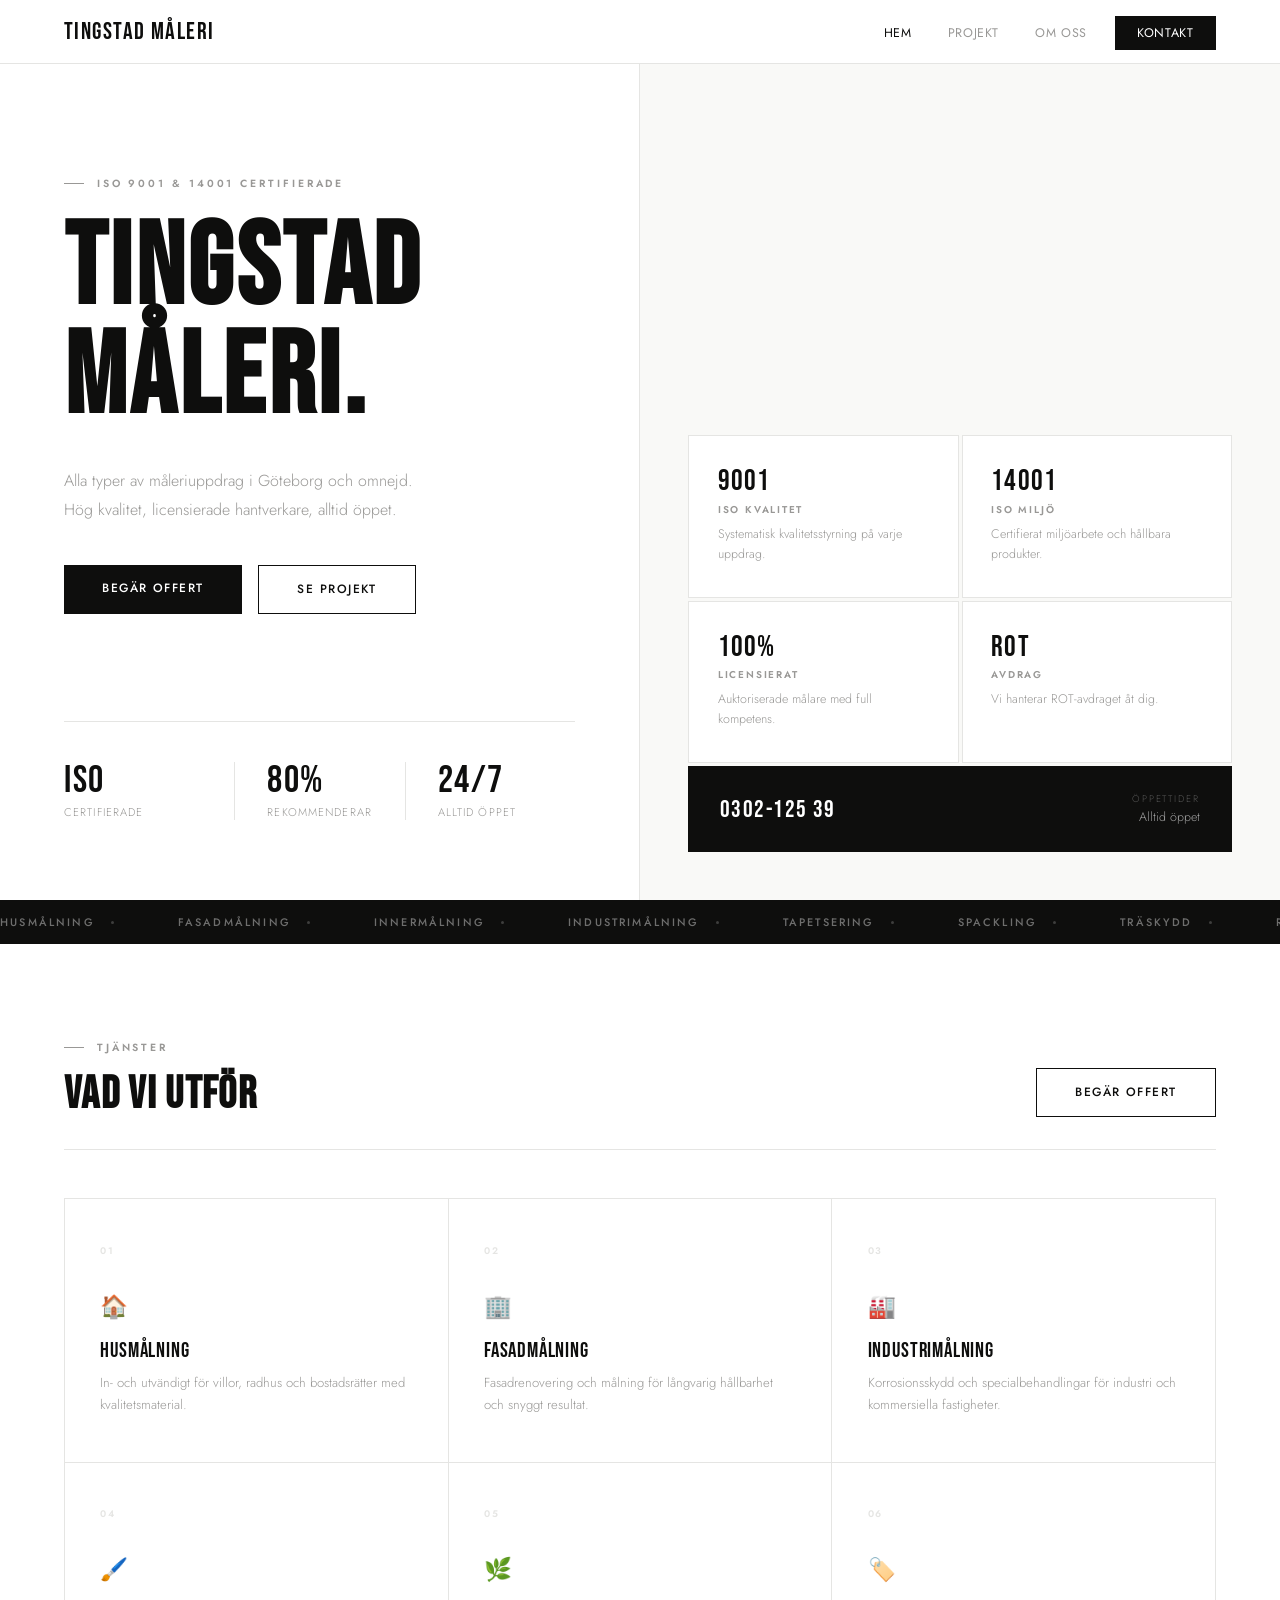
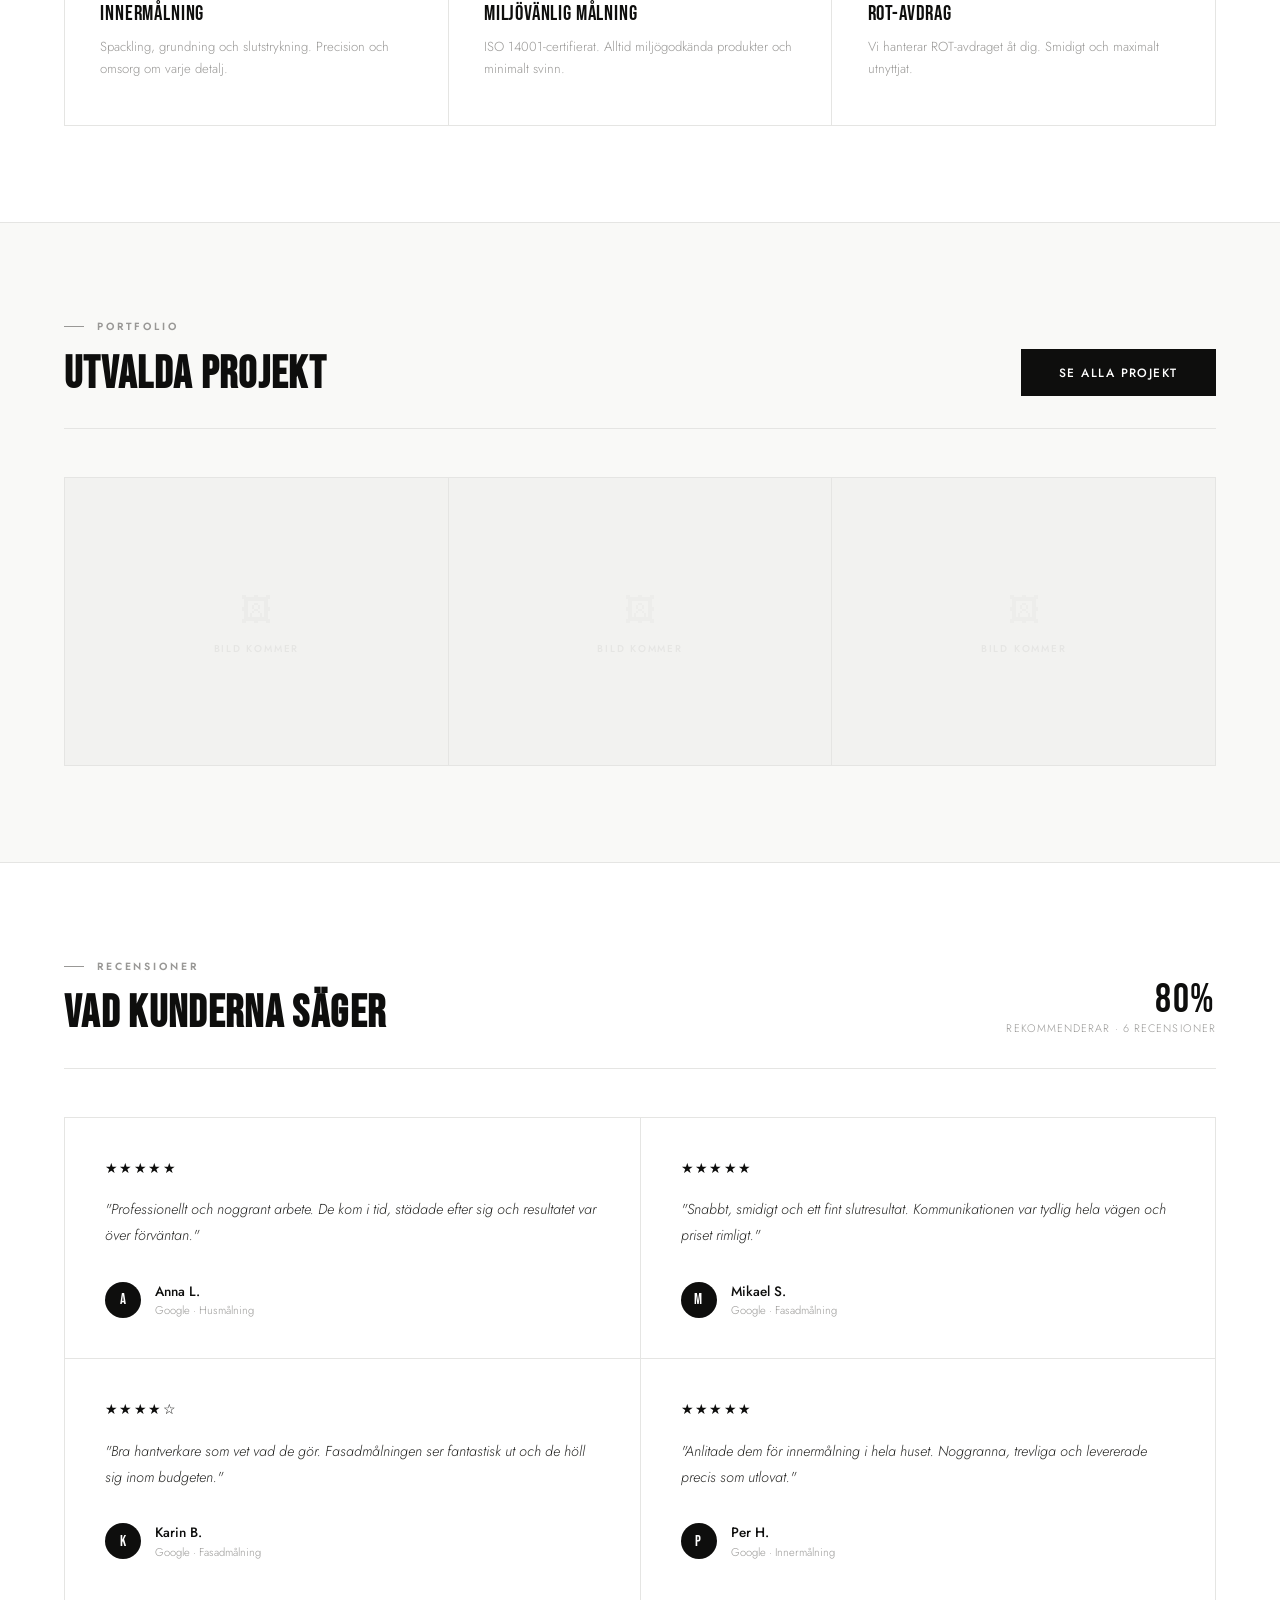
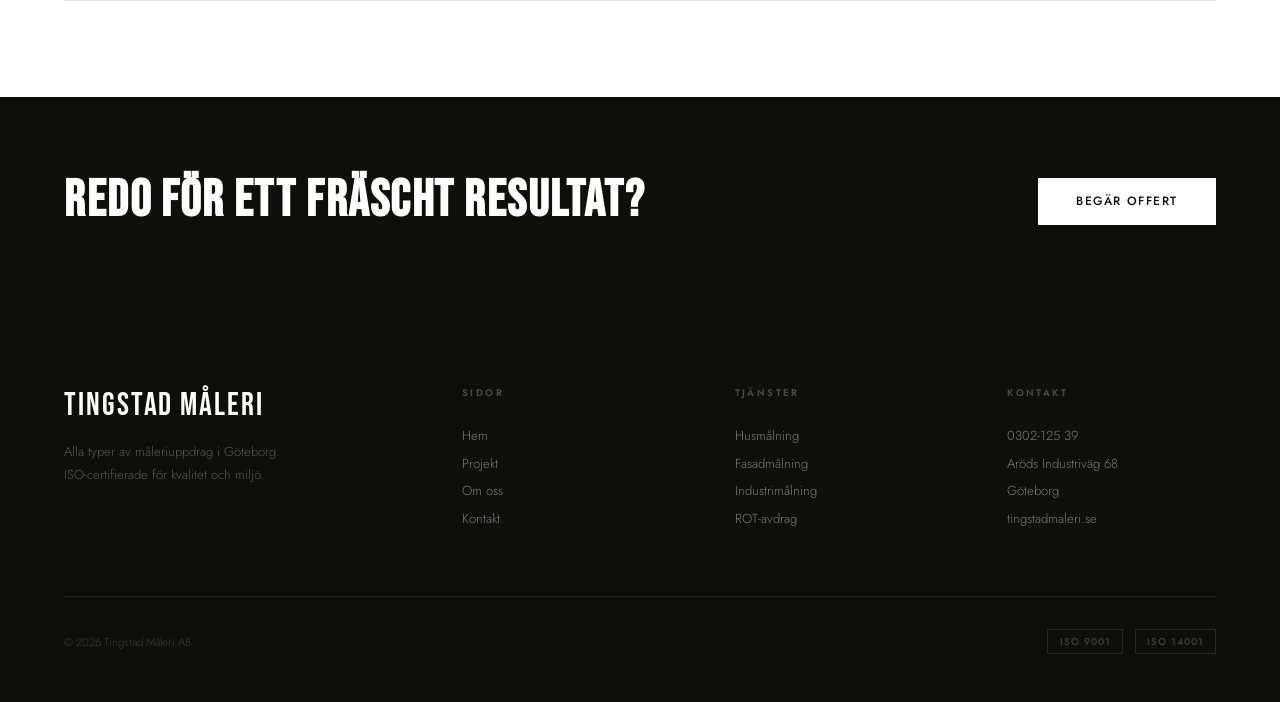
<file: tingstad2/index.html>
<!DOCTYPE html>
<html lang="sv">
<head>
<meta charset="UTF-8">
<meta name="viewport" content="width=device-width, initial-scale=1.0">
<title>Tingstad Måleri AB</title>
<link rel="stylesheet" href="style.css">
<style>
/* ── HERO ── */
.hero {
  padding-top: 64px;
  min-height: 100vh;
  display: grid;
  grid-template-columns: 1fr 1fr;
  background: var(--white);
}

.hero-left {
  padding: 7rem 4rem 5rem 4rem;
  display: flex;
  flex-direction: column;
  justify-content: space-between;
  border-right: 1px solid var(--border);
}

.hero-left h1 {
  font-size: clamp(5rem, 9vw, 10rem);
  margin-top: 1.5rem;
  margin-bottom: 2rem;
}

.hero-sub {
  font-size: 1rem;
  color: var(--muted);
  line-height: 1.85;
  max-width: 380px;
  margin-bottom: 2.5rem;
}

.hero-btns {
  display: flex;
  gap: 1rem;
  flex-wrap: wrap;
  margin-bottom: 4rem;
}

.hero-bottom {
  display: grid;
  grid-template-columns: 1fr 1fr 1fr;
  gap: 0;
  border-top: 1px solid var(--border);
  padding-top: 2.5rem;
}

.hero-stat-item {
  padding-right: 2rem;
}

.hero-stat-item + .hero-stat-item {
  padding-left: 2rem;
  border-left: 1px solid var(--border);
}

.hero-stat-num {
  font-family: 'Bebas Neue', sans-serif;
  font-size: 2.4rem;
  letter-spacing: 0.04em;
  color: var(--black);
  line-height: 1;
}

.hero-stat-txt {
  font-size: 0.7rem;
  text-transform: uppercase;
  letter-spacing: 0.1em;
  color: var(--muted);
  margin-top: 0.25rem;
}

/* ── HERO RIGHT ── */
.hero-right {
  background: var(--snow);
  padding: 3rem;
  display: flex;
  flex-direction: column;
  justify-content: flex-end;
  gap: 3px;
}

.cert-row {
  display: grid;
  grid-template-columns: 1fr 1fr;
  gap: 3px;
}

.cert-box {
  background: var(--white);
  padding: 2rem 1.8rem;
  border: 1px solid var(--border);
  transition: background 0.2s;
}

.cert-box:hover { background: var(--light); }

.cert-box-num {
  font-family: 'Bebas Neue', sans-serif;
  font-size: 1.8rem;
  letter-spacing: 0.04em;
  color: var(--black);
  line-height: 1;
  margin-bottom: 0.3rem;
}

.cert-box-name {
  font-size: 0.62rem;
  font-weight: 600;
  letter-spacing: 0.18em;
  text-transform: uppercase;
  color: var(--muted);
  margin-bottom: 0.5rem;
}

.cert-box-desc {
  font-size: 0.78rem;
  color: var(--muted);
  line-height: 1.6;
}

.contact-bar {
  background: var(--black);
  padding: 1.6rem 2rem;
  display: flex;
  justify-content: space-between;
  align-items: center;
}

.contact-bar-phone {
  font-family: 'Bebas Neue', sans-serif;
  font-size: 1.5rem;
  letter-spacing: 0.06em;
  color: var(--white);
  text-decoration: none;
  transition: opacity 0.2s;
}

.contact-bar-phone:hover { opacity: 0.65; }

.contact-bar-right {
  text-align: right;
}

.contact-bar-label {
  font-size: 0.6rem;
  letter-spacing: 0.2em;
  text-transform: uppercase;
  color: rgba(255,255,255,0.3);
  margin-bottom: 0.15rem;
}

.contact-bar-open {
  font-size: 0.78rem;
  color: rgba(255,255,255,0.6);
}

/* ── TICKER ── */
.ticker {
  background: var(--black);
  height: 44px;
  display: flex;
  align-items: center;
  overflow: hidden;
}

.ticker-track {
  display: flex;
  gap: 4rem;
  animation: ticker 20s linear infinite;
  white-space: nowrap;
}

@keyframes ticker {
  from { transform: translateX(0); }
  to   { transform: translateX(-50%); }
}

.ticker-item {
  font-size: 0.68rem;
  font-weight: 500;
  letter-spacing: 0.2em;
  text-transform: uppercase;
  color: rgba(255,255,255,0.4);
  display: flex;
  align-items: center;
  gap: 1rem;
  flex-shrink: 0;
}

.ticker-sep {
  width: 3px;
  height: 3px;
  background: rgba(255,255,255,0.2);
  border-radius: 50%;
}

/* ── SERVICES ── */
.services-section {
  padding: 6rem 4rem;
  max-width: 1280px;
  margin: 0 auto;
}

.section-hdr {
  display: flex;
  justify-content: space-between;
  align-items: flex-end;
  margin-bottom: 3rem;
  padding-bottom: 2rem;
  border-bottom: 1px solid var(--border);
}

.section-hdr h2 { font-size: clamp(2rem, 3.5vw, 3.2rem); }

.srv-grid {
  grid-template-columns: repeat(3, 1fr);
}

.srv-cell {
  background: var(--white);
  padding: 2.8rem 2.2rem;
  position: relative;
  transition: background 0.2s;
  overflow: hidden;
}

.srv-cell:hover { background: var(--snow); }

.srv-cell::after {
  content: '';
  position: absolute;
  bottom: 0; left: 0;
  height: 2px; width: 0;
  background: var(--black);
  transition: width 0.4s;
}

.srv-cell:hover::after { width: 100%; }

.srv-n {
  font-size: 0.6rem;
  font-weight: 600;
  letter-spacing: 0.2em;
  text-transform: uppercase;
  color: var(--border);
  margin-bottom: 2rem;
}

.srv-icon { font-size: 1.4rem; margin-bottom: 1rem; }

.srv-title {
  font-family: 'Bebas Neue', sans-serif;
  font-size: 1.3rem;
  letter-spacing: 0.04em;
  color: var(--black);
  margin-bottom: 0.6rem;
}

.srv-desc {
  font-size: 0.82rem;
  color: var(--muted);
  line-height: 1.7;
}

/* ── PROJECTS TEASER ── */
.projects-teaser {
  background: var(--snow);
  border-top: 1px solid var(--border);
  border-bottom: 1px solid var(--border);
  padding: 6rem 4rem;
}

.projects-teaser-inner {
  max-width: 1280px;
  margin: 0 auto;
}

.proj-thumb-row {
  grid-template-columns: repeat(3, 1fr);
  margin-top: 3rem;
}

.proj-thumb {
  background: var(--light);
  aspect-ratio: 4/3;
  position: relative;
  overflow: hidden;
  display: flex;
  align-items: center;
  justify-content: center;
}

.proj-thumb img {
  width: 100%; height: 100%;
  object-fit: cover;
  display: block;
  transition: transform 0.5s;
}

.proj-thumb:hover img { transform: scale(1.04); }

.proj-thumb-empty {
  display: flex;
  flex-direction: column;
  align-items: center;
  gap: 0.5rem;
  color: var(--border);
}

.proj-thumb-empty span:first-child { font-size: 2rem; opacity:0.4; }
.proj-thumb-empty span:last-child  {
  font-size: 0.62rem;
  font-weight: 500;
  letter-spacing: 0.18em;
  text-transform: uppercase;
}

/* ── REVIEWS ── */
.reviews-section {
  padding: 6rem 4rem;
  max-width: 1280px;
  margin: 0 auto;
}

.reviews-grid {
  grid-template-columns: 1fr 1fr;
}

.review-cell {
  background: var(--white);
  padding: 2.5rem;
}

.review-stars {
  font-size: 0.9rem;
  letter-spacing: 0.1em;
  color: var(--black);
  margin-bottom: 1.2rem;
}

.review-body {
  font-size: 0.9rem;
  color: var(--dark);
  line-height: 1.8;
  font-style: italic;
  margin-bottom: 2rem;
}

.review-author {
  display: flex;
  align-items: center;
  gap: 0.9rem;
}

.review-av {
  width: 36px; height: 36px;
  background: var(--black);
  border-radius: 50%;
  display: flex;
  align-items: center;
  justify-content: center;
  font-family: 'Bebas Neue', sans-serif;
  font-size: 0.95rem;
  letter-spacing: 0.04em;
  color: var(--white);
  flex-shrink: 0;
}

.review-name {
  font-size: 0.85rem;
  font-weight: 500;
  color: var(--black);
}

.review-src {
  font-size: 0.7rem;
  color: var(--muted);
  margin-top: 0.1rem;
}

/* ── CTA STRIP ── */
.cta-strip {
  background: var(--black);
  padding: 5rem 4rem;
}

.cta-strip-inner {
  max-width: 1280px;
  margin: 0 auto;
  display: flex;
  justify-content: space-between;
  align-items: center;
  gap: 3rem;
}

.cta-strip h2 {
  font-size: clamp(2.2rem, 4vw, 3.8rem);
  color: var(--white);
  max-width: 600px;
}

@media (max-width:960px) {
  .hero { grid-template-columns:1fr; }
  .hero-left { padding:4rem 1.5rem; }
  .hero-right { display:none; }
  .services-section { padding:4rem 1.5rem; }
  .srv-grid { grid-template-columns:1fr 1fr; }
  .projects-teaser { padding:4rem 1.5rem; }
  .proj-thumb-row { grid-template-columns:1fr 1fr; }
  .reviews-section { padding:4rem 1.5rem; }
  .reviews-grid { grid-template-columns:1fr; }
  .cta-strip { padding:4rem 1.5rem; }
  .cta-strip-inner { flex-direction:column; align-items:flex-start; }
}

@media (max-width:600px) {
  .srv-grid { grid-template-columns:1fr; }
  .proj-thumb-row { grid-template-columns:1fr; }
}
</style>
</head>
<body>

<nav>
  <a class="nav-logo" href="index.html">Tingstad Måleri</a>
  <ul class="nav-menu">
    <li><a href="index.html" class="active">Hem</a></li>
    <li><a href="projekt.html">Projekt</a></li>
    <li><a href="om-oss.html">Om oss</a></li>
    <li><a href="kontakt.html" class="nav-btn">Kontakt</a></li>
  </ul>
</nav>

<section class="hero">
  <div class="hero-left">
    <div>
      <div class="label au d1">ISO 9001 &amp; 14001 Certifierade</div>
      <h1 class="h-display au d2">Tingstad<br>Måleri.</h1>
      <p class="hero-sub au d3">Alla typer av måleriuppdrag i Göteborg och omnejd. Hög kvalitet, licensierade hantverkare, alltid öppet.</p>
      <div class="hero-btns au d4">
        <a href="kontakt.html" class="btn-dark">Begär offert</a>
        <a href="projekt.html" class="btn-ghost">Se projekt</a>
      </div>
    </div>
    <div class="hero-bottom au d5">
      <div class="hero-stat-item">
        <div class="hero-stat-num">ISO</div>
        <div class="hero-stat-txt">Certifierade</div>
      </div>
      <div class="hero-stat-item">
        <div class="hero-stat-num">80%</div>
        <div class="hero-stat-txt">Rekommenderar</div>
      </div>
      <div class="hero-stat-item">
        <div class="hero-stat-num">24/7</div>
        <div class="hero-stat-txt">Alltid öppet</div>
      </div>
    </div>
  </div>
  <div class="hero-right au d3">
    <div class="cert-row">
      <div class="cert-box">
        <div class="cert-box-num">9001</div>
        <div class="cert-box-name">ISO Kvalitet</div>
        <div class="cert-box-desc">Systematisk kvalitetsstyrning på varje uppdrag.</div>
      </div>
      <div class="cert-box">
        <div class="cert-box-num">14001</div>
        <div class="cert-box-name">ISO Miljö</div>
        <div class="cert-box-desc">Certifierat miljöarbete och hållbara produkter.</div>
      </div>
      <div class="cert-box">
        <div class="cert-box-num">100%</div>
        <div class="cert-box-name">Licensierat</div>
        <div class="cert-box-desc">Auktoriserade målare med full kompetens.</div>
      </div>
      <div class="cert-box">
        <div class="cert-box-num">ROT</div>
        <div class="cert-box-name">Avdrag</div>
        <div class="cert-box-desc">Vi hanterar ROT-avdraget åt dig.</div>
      </div>
    </div>
    <div class="contact-bar">
      <a href="tel:030212539" class="contact-bar-phone">0302-125 39</a>
      <div class="contact-bar-right">
        <div class="contact-bar-label">Öppettider</div>
        <div class="contact-bar-open">Alltid öppet</div>
      </div>
    </div>
  </div>
</section>

<div class="ticker">
  <div class="ticker-track">
    <span class="ticker-item">Husmålning<span class="ticker-sep"></span></span>
    <span class="ticker-item">Fasadmålning<span class="ticker-sep"></span></span>
    <span class="ticker-item">Innermålning<span class="ticker-sep"></span></span>
    <span class="ticker-item">Industrimålning<span class="ticker-sep"></span></span>
    <span class="ticker-item">Tapetsering<span class="ticker-sep"></span></span>
    <span class="ticker-item">Spackling<span class="ticker-sep"></span></span>
    <span class="ticker-item">Träskydd<span class="ticker-sep"></span></span>
    <span class="ticker-item">ROT-avdrag<span class="ticker-sep"></span></span>
    <!-- duplicate for seamless loop -->
    <span class="ticker-item">Husmålning<span class="ticker-sep"></span></span>
    <span class="ticker-item">Fasadmålning<span class="ticker-sep"></span></span>
    <span class="ticker-item">Innermålning<span class="ticker-sep"></span></span>
    <span class="ticker-item">Industrimålning<span class="ticker-sep"></span></span>
    <span class="ticker-item">Tapetsering<span class="ticker-sep"></span></span>
    <span class="ticker-item">Spackling<span class="ticker-sep"></span></span>
    <span class="ticker-item">Träskydd<span class="ticker-sep"></span></span>
    <span class="ticker-item">ROT-avdrag<span class="ticker-sep"></span></span>
  </div>
</div>

<!-- SERVICES -->
<div class="services-section">
  <div class="section-hdr">
    <div>
      <div class="label">Tjänster</div>
      <h2 class="h-display">Vad vi utför</h2>
    </div>
    <a href="kontakt.html" class="btn-ghost">Begär offert</a>
  </div>
  <div class="grid-1px srv-grid">
    <div class="srv-cell"><div class="srv-n">01</div><div class="srv-icon">🏠</div><div class="srv-title">Husmålning</div><p class="srv-desc">In- och utvändigt för villor, radhus och bostadsrätter med kvalitetsmaterial.</p></div>
    <div class="srv-cell"><div class="srv-n">02</div><div class="srv-icon">🏢</div><div class="srv-title">Fasadmålning</div><p class="srv-desc">Fasadrenovering och målning för långvarig hållbarhet och snyggt resultat.</p></div>
    <div class="srv-cell"><div class="srv-n">03</div><div class="srv-icon">🏭</div><div class="srv-title">Industrimålning</div><p class="srv-desc">Korrosionsskydd och specialbehandlingar för industri och kommersiella fastigheter.</p></div>
    <div class="srv-cell"><div class="srv-n">04</div><div class="srv-icon">🖌️</div><div class="srv-title">Innermålning</div><p class="srv-desc">Spackling, grundning och slutstrykning. Precision och omsorg om varje detalj.</p></div>
    <div class="srv-cell"><div class="srv-n">05</div><div class="srv-icon">🌿</div><div class="srv-title">Miljövänlig målning</div><p class="srv-desc">ISO 14001-certifierat. Alltid miljögodkända produkter och minimalt svinn.</p></div>
    <div class="srv-cell"><div class="srv-n">06</div><div class="srv-icon">🏷️</div><div class="srv-title">ROT-avdrag</div><p class="srv-desc">Vi hanterar ROT-avdraget åt dig. Smidigt och maximalt utnyttjat.</p></div>
  </div>
</div>

<!-- PROJECTS TEASER -->
<div class="projects-teaser">
  <div class="projects-teaser-inner">
    <div class="section-hdr">
      <div>
        <div class="label">Portfolio</div>
        <h2 class="h-display">Utvalda projekt</h2>
      </div>
      <a href="projekt.html" class="btn-dark">Se alla projekt</a>
    </div>
    <div class="grid-1px proj-thumb-row">
      <div class="proj-thumb"><div class="proj-thumb-empty"><span>🖼</span><span>Bild kommer</span></div></div>
      <div class="proj-thumb"><div class="proj-thumb-empty"><span>🖼</span><span>Bild kommer</span></div></div>
      <div class="proj-thumb"><div class="proj-thumb-empty"><span>🖼</span><span>Bild kommer</span></div></div>
    </div>
  </div>
</div>

<!-- REVIEWS -->
<div class="reviews-section">
  <div class="section-hdr">
    <div>
      <div class="label">Recensioner</div>
      <h2 class="h-display">Vad kunderna säger</h2>
    </div>
    <div style="text-align:right;">
      <div style="font-family:'Bebas Neue',sans-serif;font-size:2.5rem;letter-spacing:0.04em;line-height:1;">80%</div>
      <div style="font-size:0.68rem;text-transform:uppercase;letter-spacing:0.1em;color:var(--muted);">Rekommenderar · 6 recensioner</div>
    </div>
  </div>
  <div class="grid-1px reviews-grid">
    <div class="review-cell">
      <div class="review-stars">★★★★★</div>
      <p class="review-body">"Professionellt och noggrant arbete. De kom i tid, städade efter sig och resultatet var över förväntan."</p>
      <div class="review-author"><div class="review-av">A</div><div><div class="review-name">Anna L.</div><div class="review-src">Google · Husmålning</div></div></div>
    </div>
    <div class="review-cell">
      <div class="review-stars">★★★★★</div>
      <p class="review-body">"Snabbt, smidigt och ett fint slutresultat. Kommunikationen var tydlig hela vägen och priset rimligt."</p>
      <div class="review-author"><div class="review-av">M</div><div><div class="review-name">Mikael S.</div><div class="review-src">Google · Fasadmålning</div></div></div>
    </div>
    <div class="review-cell">
      <div class="review-stars">★★★★☆</div>
      <p class="review-body">"Bra hantverkare som vet vad de gör. Fasadmålningen ser fantastisk ut och de höll sig inom budgeten."</p>
      <div class="review-author"><div class="review-av">K</div><div><div class="review-name">Karin B.</div><div class="review-src">Google · Fasadmålning</div></div></div>
    </div>
    <div class="review-cell">
      <div class="review-stars">★★★★★</div>
      <p class="review-body">"Anlitade dem för innermålning i hela huset. Noggranna, trevliga och levererade precis som utlovat."</p>
      <div class="review-author"><div class="review-av">P</div><div><div class="review-name">Per H.</div><div class="review-src">Google · Innermålning</div></div></div>
    </div>
  </div>
</div>

<!-- CTA -->
<div class="cta-strip">
  <div class="cta-strip-inner">
    <h2 class="h-display">Redo för ett fräscht resultat?</h2>
    <a href="kontakt.html" class="btn-white">Begär offert</a>
  </div>
</div>

<footer>
  <div class="footer-top">
    <div>
      <span class="footer-logo">Tingstad Måleri</span>
      <p class="footer-tagline">Alla typer av måleriuppdrag i Göteborg. ISO-certifierade för kvalitet och miljö.</p>
    </div>
    <div class="footer-col">
      <h5>Sidor</h5>
      <a href="index.html">Hem</a>
      <a href="projekt.html">Projekt</a>
      <a href="om-oss.html">Om oss</a>
      <a href="kontakt.html">Kontakt</a>
    </div>
    <div class="footer-col">
      <h5>Tjänster</h5>
      <span>Husmålning</span>
      <span>Fasadmålning</span>
      <span>Industrimålning</span>
      <span>ROT-avdrag</span>
    </div>
    <div class="footer-col">
      <h5>Kontakt</h5>
      <a href="tel:030212539">0302-125 39</a>
      <span>Aröds Industriväg 68</span>
      <span>Göteborg</span>
      <a href="https://tingstadmaleri.se" target="_blank">tingstadmaleri.se</a>
    </div>
  </div>
  <div class="footer-bottom">
    <span class="footer-copy">© 2026 Tingstad Måleri AB</span>
    <div class="footer-iso"><span>ISO 9001</span><span>ISO 14001</span></div>
  </div>
</footer>

</body>
</html>
</file>
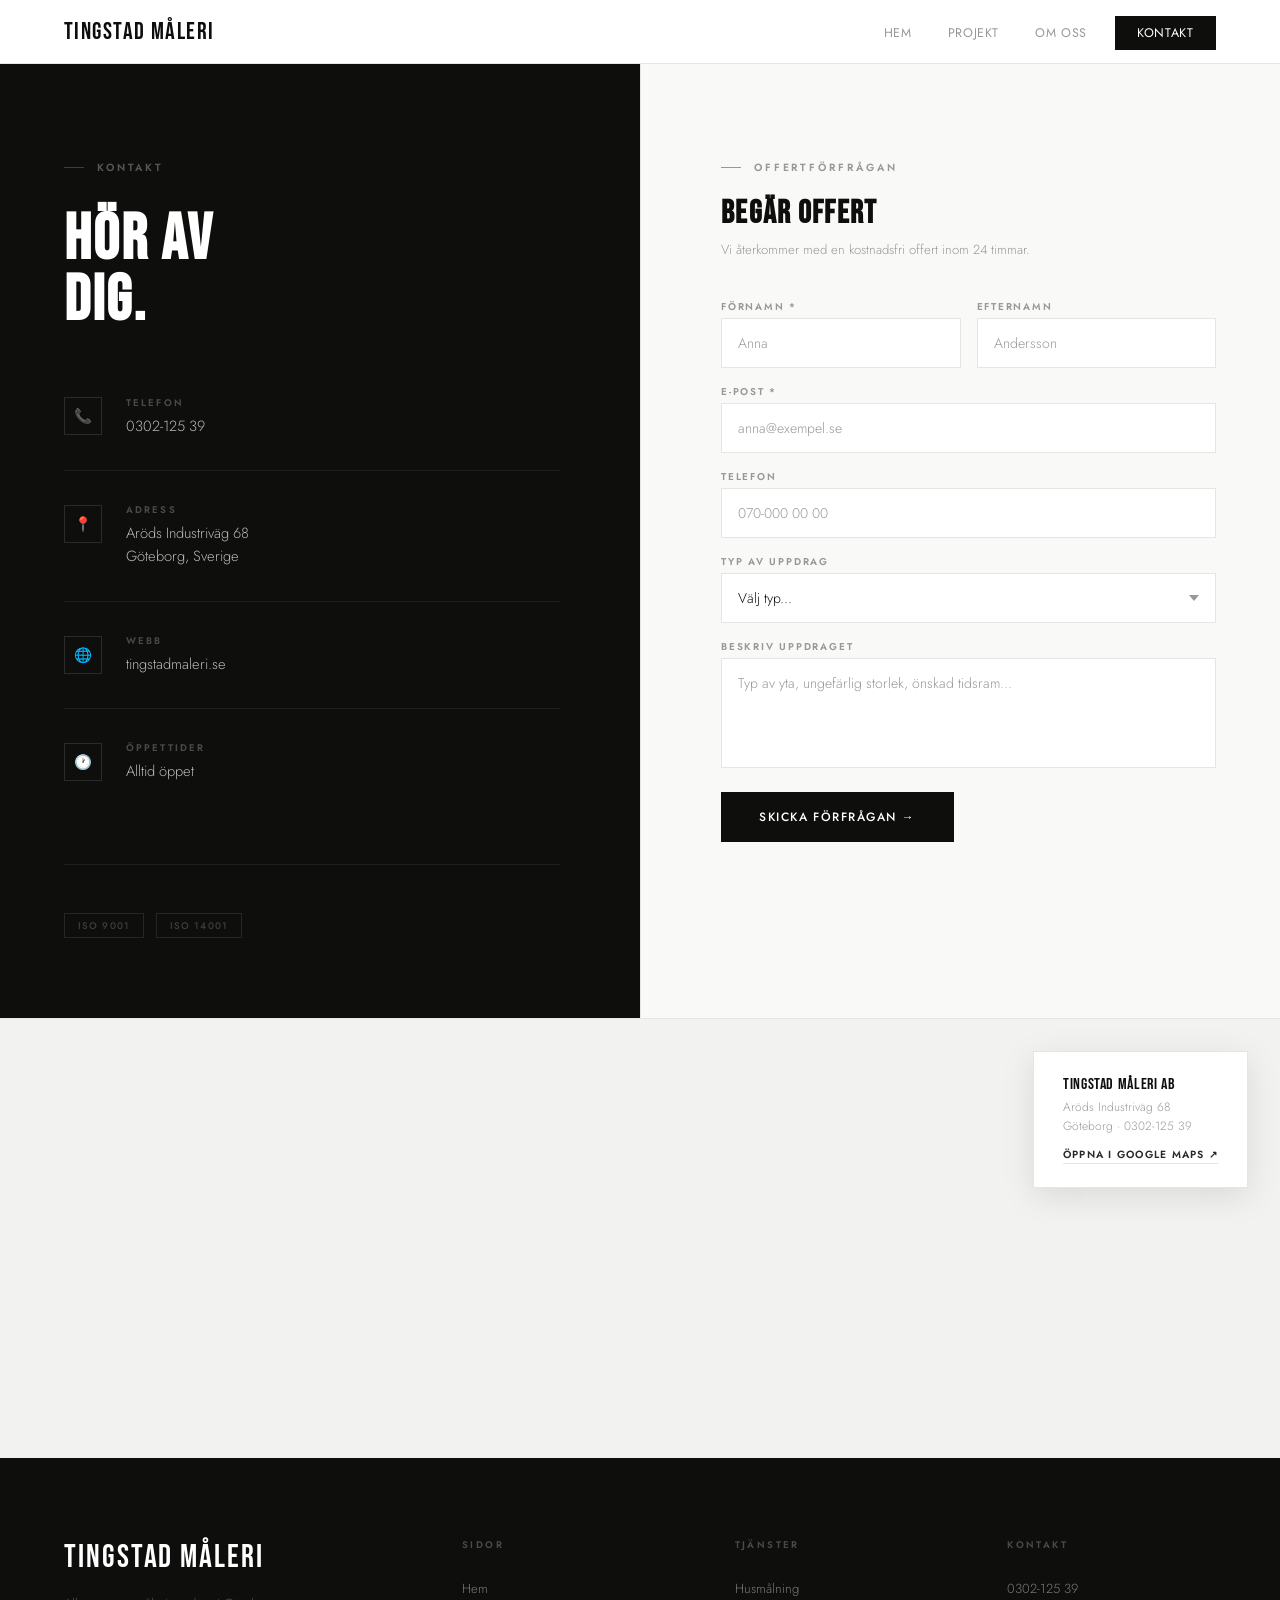
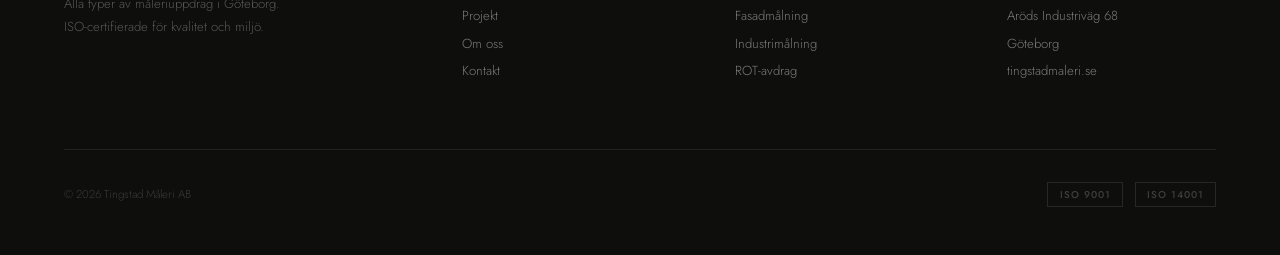
<file: tingstad2/kontakt.html>
<!DOCTYPE html>
<html lang="sv">
<head>
<meta charset="UTF-8">
<meta name="viewport" content="width=device-width, initial-scale=1.0">
<title>Kontakt – Tingstad Måleri AB</title>
<link rel="stylesheet" href="style.css">
<style>
.contact-wrap {
  padding-top: 64px;
  display: grid;
  grid-template-columns: 1fr 1fr;
  min-height: calc(100vh - 64px);
}

/* LEFT */
.contact-info-col {
  background: var(--black);
  padding: 6rem 5rem 5rem 4rem;
  display: flex;
  flex-direction: column;
}

.contact-info-col .label { color: rgba(255,255,255,0.3); }
.contact-info-col .label::before { background: rgba(255,255,255,0.2); }

.contact-info-col h2 {
  font-size: clamp(3rem,5vw,5.5rem);
  color: var(--white);
  margin-top: 1rem;
  margin-bottom: 4rem;
}

.ci-list {
  display: flex;
  flex-direction: column;
  gap: 0;
  flex: 1;
}

.ci-row {
  display: flex;
  gap: 1.5rem;
  align-items: flex-start;
  padding: 2rem 0;
  border-bottom: 1px solid rgba(255,255,255,0.07);
}

.ci-row:first-child { padding-top: 0; }
.ci-row:last-child  { border-bottom: none; }

.ci-icon {
  width: 38px; height: 38px;
  border: 1px solid rgba(255,255,255,0.12);
  display: flex;
  align-items: center;
  justify-content: center;
  font-size: 0.9rem;
  flex-shrink: 0;
  margin-top: 0.1rem;
}

.ci-lbl {
  font-size: 0.6rem;
  font-weight: 600;
  letter-spacing: 0.22em;
  text-transform: uppercase;
  color: rgba(255,255,255,0.25);
  margin-bottom: 0.3rem;
}

.ci-val {
  font-size: 0.92rem;
  color: rgba(255,255,255,0.7);
  line-height: 1.6;
}

.ci-val a {
  color: rgba(255,255,255,0.7);
  text-decoration: none;
  transition: color 0.2s;
}

.ci-val a:hover { color: var(--white); }

.ci-bottom {
  padding-top: 3rem;
  border-top: 1px solid rgba(255,255,255,0.07);
  margin-top: 3rem;
  display: flex;
  gap: 0.75rem;
}

.ci-iso {
  font-size: 0.6rem;
  font-weight: 500;
  letter-spacing: 0.12em;
  text-transform: uppercase;
  color: rgba(255,255,255,0.2);
  border: 1px solid rgba(255,255,255,0.1);
  padding: 0.3rem 0.8rem;
}

/* RIGHT */
.contact-form-col {
  background: var(--snow);
  padding: 6rem 4rem 5rem 5rem;
  border-left: 1px solid var(--border);
}

.form-head { margin-bottom: 2.5rem; }

.form-head h3 {
  font-family: 'Bebas Neue', sans-serif;
  font-size: 2rem;
  letter-spacing: 0.04em;
  color: var(--black);
  margin-top: 0.5rem;
}

.form-head p {
  font-size: 0.82rem;
  color: var(--muted);
  margin-top: 0.4rem;
}

.cform {
  display: flex;
  flex-direction: column;
  gap: 1rem;
}

.cform-row {
  display: grid;
  grid-template-columns: 1fr 1fr;
  gap: 1rem;
}

.fg {
  display: flex;
  flex-direction: column;
  gap: 0.3rem;
}

.fg label {
  font-size: 0.62rem;
  font-weight: 600;
  letter-spacing: 0.18em;
  text-transform: uppercase;
  color: var(--muted);
}

.fg input,
.fg select,
.fg textarea {
  background: var(--white);
  border: 1px solid var(--border);
  color: var(--black);
  padding: 0.85rem 1rem;
  font-family: 'Jost', sans-serif;
  font-size: 0.88rem;
  font-weight: 300;
  outline: none;
  transition: border-color 0.2s;
  resize: none;
  appearance: none;
  -webkit-appearance: none;
  border-radius: 0;
}

.fg input::placeholder,
.fg textarea::placeholder {
  color: var(--muted);
  font-weight: 300;
}

.fg select {
  cursor: pointer;
  background-image: url("data:image/svg+xml,%3Csvg xmlns='http://www.w3.org/2000/svg' width='10' height='6'%3E%3Cpath fill='%23999896' d='M5 6L0 0h10z'/%3E%3C/svg%3E");
  background-repeat: no-repeat;
  background-position: right 1rem center;
  background-color: var(--white);
  padding-right: 2.5rem;
}

.fg input:focus,
.fg select:focus,
.fg textarea:focus { border-color: var(--black); }

.submit-btn {
  background: var(--black);
  color: var(--white);
  border: none;
  padding: 1rem 2.4rem;
  font-family: 'Jost', sans-serif;
  font-size: 0.75rem;
  font-weight: 500;
  letter-spacing: 0.12em;
  text-transform: uppercase;
  cursor: pointer;
  align-self: flex-start;
  margin-top: 0.5rem;
  transition: background 0.2s, transform 0.2s;
}

.submit-btn:hover { background: var(--dark); transform: translateY(-1px); }

.form-ok {
  display: none;
  background: var(--light);
  border: 1px solid var(--border);
  padding: 1rem 1.4rem;
  font-size: 0.85rem;
  color: var(--dark);
  margin-bottom: 1.5rem;
}

/* MAP */
.map-wrap {
  height: 440px;
  background: var(--light);
  position: relative;
  overflow: hidden;
  border-top: 1px solid var(--border);
}

.map-wrap iframe {
  width: 100%;
  height: 100%;
  border: none;
  display: block;
  filter: grayscale(15%);
}

.map-pin {
  position: absolute;
  top: 2rem;
  right: 2rem;
  background: var(--white);
  border: 1px solid var(--border);
  padding: 1.4rem 1.8rem;
  box-shadow: 0 8px 32px rgba(0,0,0,0.1);
  z-index: 10;
}

.map-pin-name {
  font-family: 'Bebas Neue', sans-serif;
  font-size: 1rem;
  letter-spacing: 0.04em;
  color: var(--black);
  margin-bottom: 0.25rem;
}

.map-pin-addr {
  font-size: 0.75rem;
  color: var(--muted);
  line-height: 1.6;
}

.map-pin-link {
  display: inline-block;
  margin-top: 0.7rem;
  font-size: 0.65rem;
  font-weight: 600;
  letter-spacing: 0.12em;
  text-transform: uppercase;
  color: var(--dark);
  text-decoration: none;
  border-bottom: 1px solid var(--border);
  padding-bottom: 1px;
  transition: border-color 0.2s;
}

.map-pin-link:hover { border-color: var(--black); }

@media (max-width:960px) {
  .contact-wrap { grid-template-columns:1fr; }
  .contact-info-col { padding:4rem 1.5rem; }
  .contact-form-col { padding:4rem 1.5rem; border-left:none; border-top:1px solid var(--border); }
  .cform-row { grid-template-columns:1fr; }
  .map-wrap { height:320px; }
  .map-pin { top:1rem; right:1rem; }
}
</style>
</head>
<body>

<nav>
  <a class="nav-logo" href="index.html">Tingstad Måleri</a>
  <ul class="nav-menu">
    <li><a href="index.html">Hem</a></li>
    <li><a href="projekt.html">Projekt</a></li>
    <li><a href="om-oss.html">Om oss</a></li>
    <li><a href="kontakt.html" class="nav-btn active">Kontakt</a></li>
  </ul>
</nav>

<div class="contact-wrap">
  <div class="contact-info-col">
    <div class="label au d1">Kontakt</div>
    <h2 class="h-display au d2">Hör av<br>dig.</h2>
    <div class="ci-list au d3">
      <div class="ci-row">
        <div class="ci-icon">📞</div>
        <div><div class="ci-lbl">Telefon</div><div class="ci-val"><a href="tel:030212539">0302-125 39</a></div></div>
      </div>
      <div class="ci-row">
        <div class="ci-icon">📍</div>
        <div><div class="ci-lbl">Adress</div><div class="ci-val">Aröds Industriväg 68<br>Göteborg, Sverige</div></div>
      </div>
      <div class="ci-row">
        <div class="ci-icon">🌐</div>
        <div><div class="ci-lbl">Webb</div><div class="ci-val"><a href="https://tingstadmaleri.se" target="_blank">tingstadmaleri.se</a></div></div>
      </div>
      <div class="ci-row">
        <div class="ci-icon">🕐</div>
        <div><div class="ci-lbl">Öppettider</div><div class="ci-val">Alltid öppet</div></div>
      </div>
    </div>
    <div class="ci-bottom au d4">
      <span class="ci-iso">ISO 9001</span>
      <span class="ci-iso">ISO 14001</span>
    </div>
  </div>

  <div class="contact-form-col">
    <div class="form-head au d1">
      <div class="label">Offertförfrågan</div>
      <h3>Begär offert</h3>
      <p>Vi återkommer med en kostnadsfri offert inom 24 timmar.</p>
    </div>
    <div id="formOk" class="form-ok">✓ Tack! Vi återkommer med en offert inom kort.</div>
    <div class="cform au d2" id="cform">
      <div class="cform-row">
        <div class="fg"><label>Förnamn *</label><input type="text" id="fname" placeholder="Anna"></div>
        <div class="fg"><label>Efternamn</label><input type="text" placeholder="Andersson"></div>
      </div>
      <div class="fg"><label>E-post *</label><input type="email" id="femail" placeholder="anna@exempel.se"></div>
      <div class="fg"><label>Telefon</label><input type="tel" placeholder="070-000 00 00"></div>
      <div class="fg">
        <label>Typ av uppdrag</label>
        <select>
          <option value="">Välj typ...</option>
          <option>Husmålning – invändigt</option>
          <option>Husmålning – utvändigt</option>
          <option>Fasadmålning</option>
          <option>Industrimålning</option>
          <option>ROT-arbete</option>
          <option>Tapetsering</option>
          <option>Övrigt</option>
        </select>
      </div>
      <div class="fg"><label>Beskriv uppdraget</label><textarea rows="4" placeholder="Typ av yta, ungefärlig storlek, önskad tidsram..."></textarea></div>
      <button class="submit-btn" onclick="sendForm()">Skicka förfrågan →</button>
    </div>
  </div>
</div>

<!-- GOOGLE MAPS -->
<div class="map-wrap">
  <iframe
    src="https://www.google.com/maps/embed?pb=!1m18!1m12!1m3!1d2134.5947!2d11.8963!3d57.7389!2m3!1f0!2f0!3f0!3m2!1i1024!2i768!4f13.1!3m3!1m2!1s0x464ff3abf0000001%3A0x1!2sAr%C3%B6ds%20Industriv%C3%A4g%2068%2C%20418%2034%20G%C3%B6teborg!5e0!3m2!1ssv!2sse!4v1700000000000!5m2!1ssv!2sse"
    allowfullscreen=""
    loading="lazy"
    referrerpolicy="no-referrer-when-downgrade"
    title="Tingstad Måleri – Aröds Industriväg 68 Göteborg">
  </iframe>
  <div class="map-pin">
    <div class="map-pin-name">Tingstad Måleri AB</div>
    <div class="map-pin-addr">Aröds Industriväg 68<br>Göteborg · 0302-125 39</div>
    <a class="map-pin-link" href="https://maps.google.com/?q=Aröds+Industriväg+68+Göteborg" target="_blank">Öppna i Google Maps ↗</a>
  </div>
</div>

<footer>
  <div class="footer-top">
    <div>
      <span class="footer-logo">Tingstad Måleri</span>
      <p class="footer-tagline">Alla typer av måleriuppdrag i Göteborg. ISO-certifierade för kvalitet och miljö.</p>
    </div>
    <div class="footer-col"><h5>Sidor</h5><a href="index.html">Hem</a><a href="projekt.html">Projekt</a><a href="om-oss.html">Om oss</a><a href="kontakt.html">Kontakt</a></div>
    <div class="footer-col"><h5>Tjänster</h5><span>Husmålning</span><span>Fasadmålning</span><span>Industrimålning</span><span>ROT-avdrag</span></div>
    <div class="footer-col"><h5>Kontakt</h5><a href="tel:030212539">0302-125 39</a><span>Aröds Industriväg 68</span><span>Göteborg</span><a href="https://tingstadmaleri.se" target="_blank">tingstadmaleri.se</a></div>
  </div>
  <div class="footer-bottom">
    <span class="footer-copy">© 2026 Tingstad Måleri AB</span>
    <div class="footer-iso"><span>ISO 9001</span><span>ISO 14001</span></div>
  </div>
</footer>

<script>
function sendForm() {
  const n = document.getElementById('fname').value;
  const e = document.getElementById('femail').value;
  if (!n || !e) { alert('Fyll i namn och e-post.'); return; }
  document.getElementById('cform').style.display = 'none';
  document.getElementById('formOk').style.display = 'block';
}
</script>
</body>
</html>
</file>
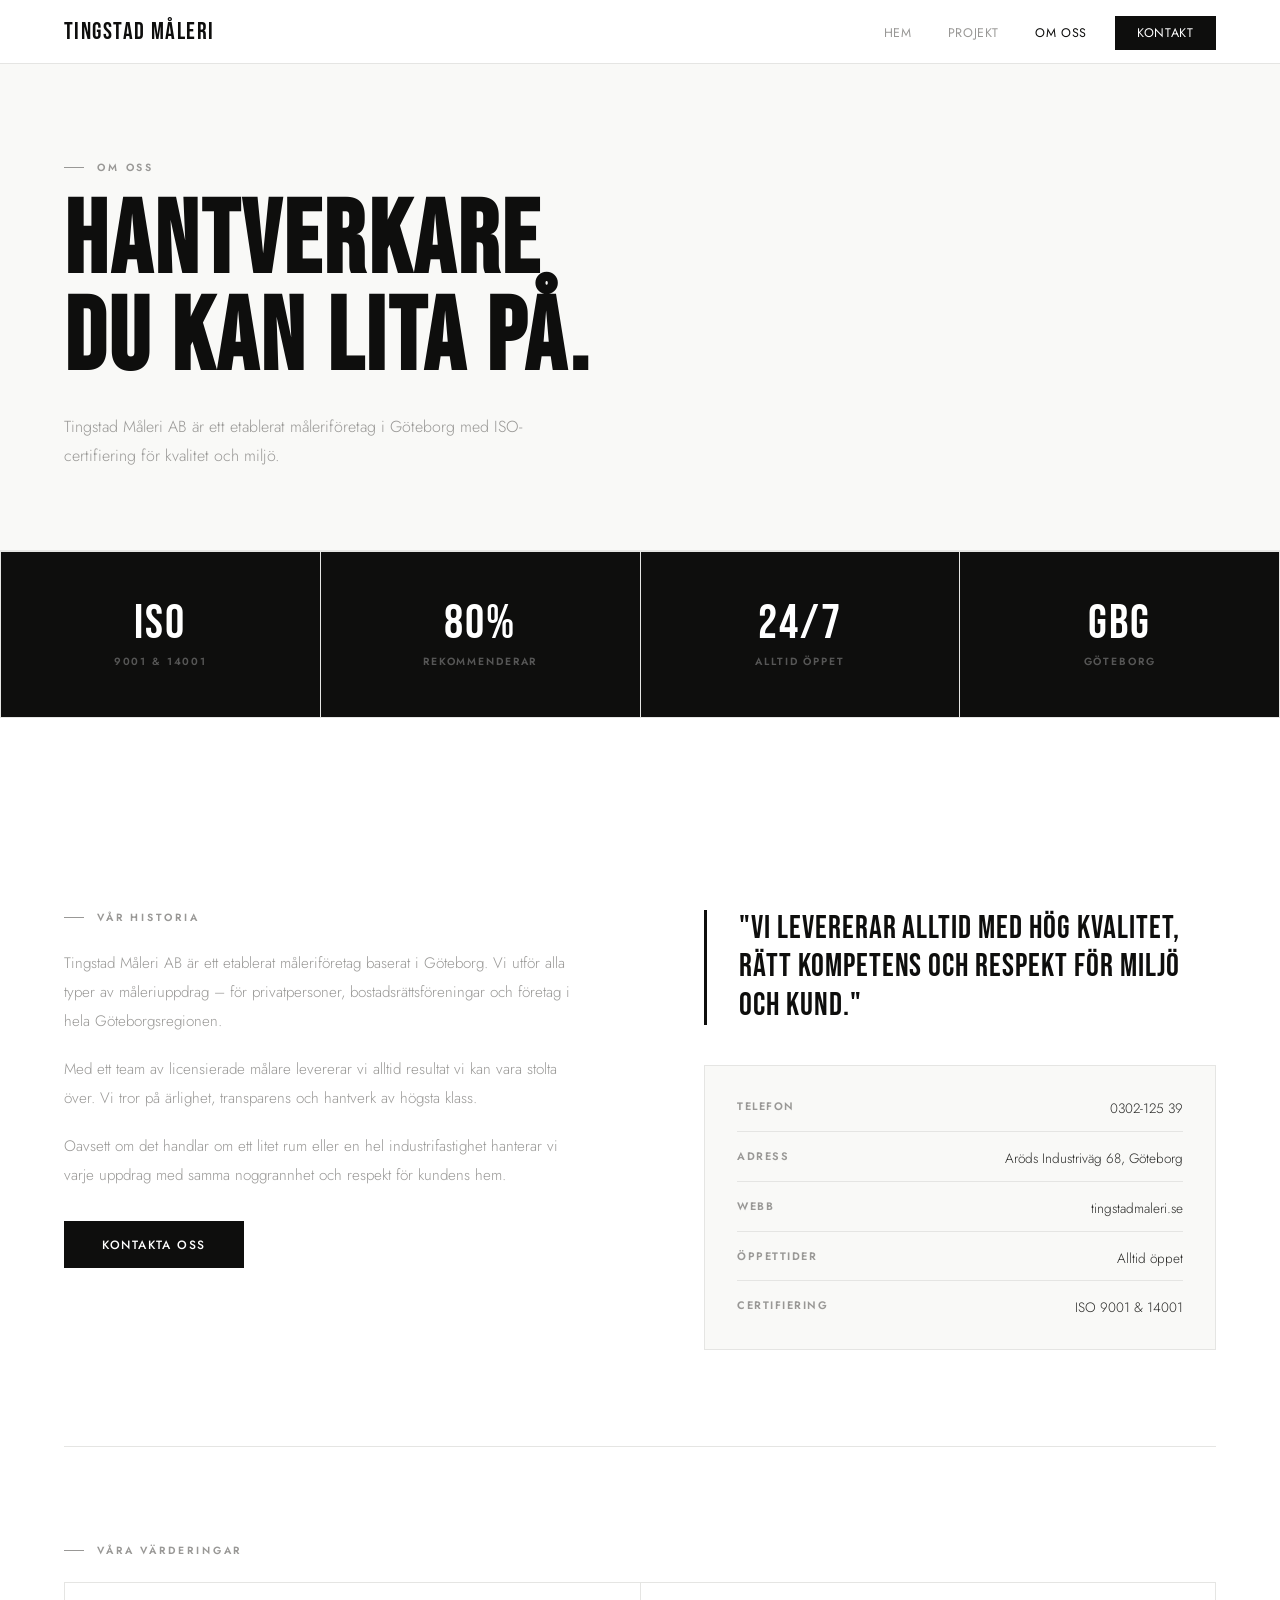
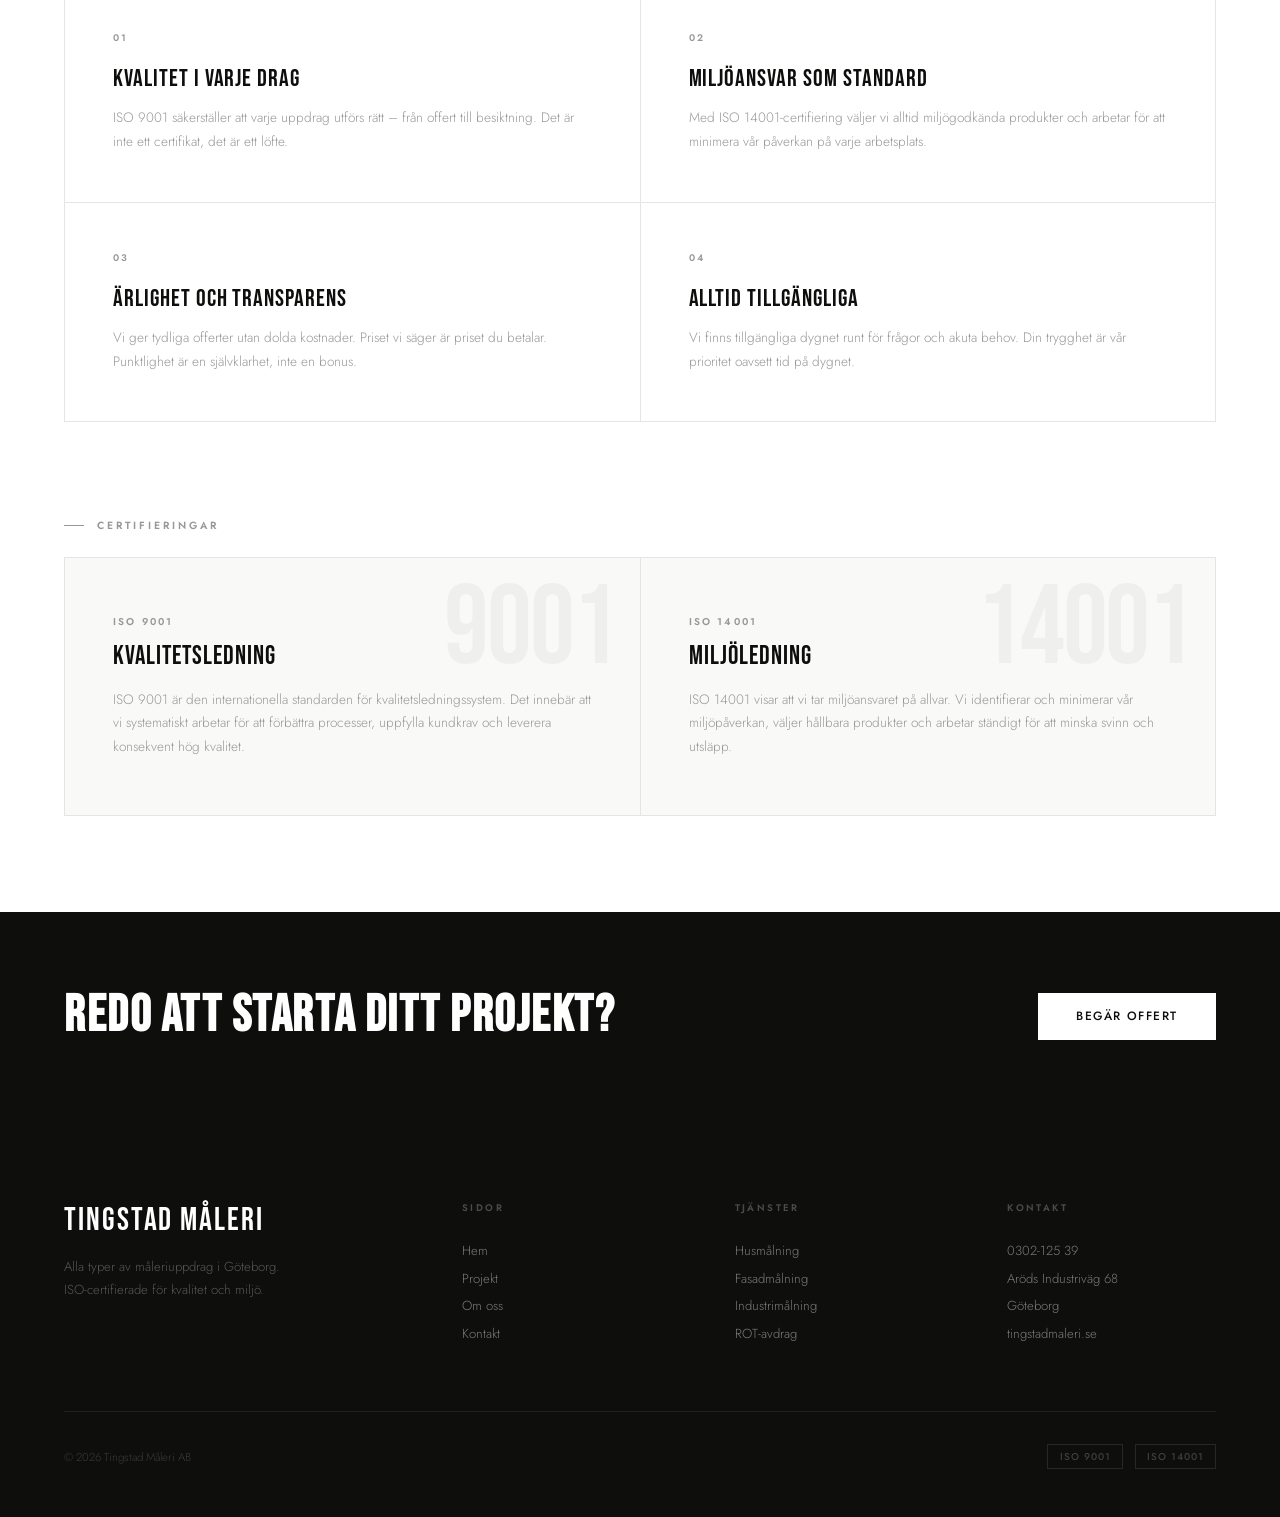
<file: tingstad2/om-oss.html>
<!DOCTYPE html>
<html lang="sv">
<head>
<meta charset="UTF-8">
<meta name="viewport" content="width=device-width, initial-scale=1.0">
<title>Om oss – Tingstad Måleri AB</title>
<link rel="stylesheet" href="style.css">
<style>
.about-body {
  max-width: 1280px;
  margin: 0 auto;
  padding: 6rem 4rem;
}

.about-intro {
  display: grid;
  grid-template-columns: 1fr 1fr;
  gap: 8rem;
  align-items: start;
  padding-bottom: 6rem;
  border-bottom: 1px solid var(--border);
  margin-bottom: 6rem;
}

.about-intro-text p {
  font-size: 0.95rem;
  color: var(--muted);
  line-height: 1.9;
  margin-bottom: 1.2rem;
}

.pullquote {
  font-family: 'Bebas Neue', sans-serif;
  font-size: clamp(1.5rem,2.5vw,2.2rem);
  letter-spacing: 0.03em;
  color: var(--black);
  line-height: 1.2;
  padding-left: 2rem;
  border-left: 3px solid var(--black);
  margin-bottom: 2.5rem;
}

.info-card {
  background: var(--snow);
  border: 1px solid var(--border);
  padding: 2rem;
  margin-top: 2rem;
}

.info-card-row {
  display: flex;
  flex-direction: column;
  gap: 1rem;
}

.info-row {
  display: flex;
  justify-content: space-between;
  padding-bottom: 0.8rem;
  border-bottom: 1px solid var(--border);
}

.info-row:last-child { border-bottom: none; padding-bottom: 0; }

.info-key {
  font-size: 0.68rem;
  font-weight: 600;
  letter-spacing: 0.14em;
  text-transform: uppercase;
  color: var(--muted);
}

.info-val {
  font-size: 0.85rem;
  color: var(--dark);
  text-align: right;
}

/* STATS ROW */
.stats-bar {
  display: grid;
  grid-template-columns: repeat(4,1fr);
  gap: 1px;
  background: var(--border);
  border: 1px solid var(--border);
  margin-bottom: 6rem;
}

.stat-blk {
  background: var(--black);
  padding: 3rem 2.5rem;
  text-align: center;
}

.stat-blk-n {
  font-family: 'Bebas Neue', sans-serif;
  font-size: 3rem;
  letter-spacing: 0.04em;
  color: var(--white);
  line-height: 1;
  margin-bottom: 0.35rem;
}

.stat-blk-l {
  font-size: 0.65rem;
  font-weight: 600;
  letter-spacing: 0.18em;
  text-transform: uppercase;
  color: rgba(255,255,255,0.3);
}

/* VALUES */
.values-grid {
  grid-template-columns: 1fr 1fr;
  margin-bottom: 6rem;
}

.val-cell {
  background: var(--white);
  padding: 3rem;
  transition: background 0.2s;
}

.val-cell:hover { background: var(--snow); }

.val-n {
  font-size: 0.6rem;
  font-weight: 600;
  letter-spacing: 0.22em;
  text-transform: uppercase;
  color: var(--muted);
  margin-bottom: 1.2rem;
}

.val-title {
  font-family: 'Bebas Neue', sans-serif;
  font-size: 1.5rem;
  letter-spacing: 0.04em;
  color: var(--black);
  margin-bottom: 0.8rem;
}

.val-text {
  font-size: 0.85rem;
  color: var(--muted);
  line-height: 1.75;
}

/* ISO */
.iso-grid {
  grid-template-columns: 1fr 1fr;
}

.iso-cell {
  background: var(--snow);
  padding: 3.5rem 3rem;
  position: relative;
  overflow: hidden;
  transition: background 0.2s;
}

.iso-cell:hover { background: var(--light); }

.iso-bg {
  position: absolute;
  top: 1rem; right: 1.5rem;
  font-family: 'Bebas Neue', sans-serif;
  font-size: 7rem;
  letter-spacing: -0.02em;
  color: rgba(0,0,0,0.04);
  line-height: 1;
  pointer-events: none;
}

.iso-lbl {
  font-size: 0.62rem;
  font-weight: 600;
  letter-spacing: 0.22em;
  text-transform: uppercase;
  color: var(--muted);
  margin-bottom: 0.7rem;
}

.iso-title {
  font-family: 'Bebas Neue', sans-serif;
  font-size: 1.6rem;
  letter-spacing: 0.04em;
  color: var(--black);
  margin-bottom: 1rem;
}

.iso-text {
  font-size: 0.85rem;
  color: var(--muted);
  line-height: 1.75;
}

@media (max-width:960px) {
  .about-body { padding:4rem 1.5rem; }
  .about-intro { grid-template-columns:1fr; gap:3rem; }
  .stats-bar { grid-template-columns:1fr 1fr; }
  .values-grid { grid-template-columns:1fr; }
  .iso-grid { grid-template-columns:1fr; }
}
</style>
</head>
<body>

<nav>
  <a class="nav-logo" href="index.html">Tingstad Måleri</a>
  <ul class="nav-menu">
    <li><a href="index.html">Hem</a></li>
    <li><a href="projekt.html">Projekt</a></li>
    <li><a href="om-oss.html" class="active">Om oss</a></li>
    <li><a href="kontakt.html" class="nav-btn">Kontakt</a></li>
  </ul>
</nav>

<div class="page-hero">
  <div class="page-hero-inner">
    <div class="label au d1">Om oss</div>
    <h1 class="h-display au d2">Hantverkare<br>du kan lita på.</h1>
    <p class="au d3">Tingstad Måleri AB är ett etablerat måleriföretag i Göteborg med ISO-certifiering för kvalitet och miljö.</p>
  </div>
</div>

<div class="stats-bar">
  <div class="stat-blk"><div class="stat-blk-n">ISO</div><div class="stat-blk-l">9001 & 14001</div></div>
  <div class="stat-blk"><div class="stat-blk-n">80%</div><div class="stat-blk-l">Rekommenderar</div></div>
  <div class="stat-blk"><div class="stat-blk-n">24/7</div><div class="stat-blk-l">Alltid öppet</div></div>
  <div class="stat-blk"><div class="stat-blk-n">GBG</div><div class="stat-blk-l">Göteborg</div></div>
</div>

<div class="about-body">

  <div class="about-intro">
    <div class="about-intro-text">
      <div class="label" style="margin-bottom:1.5rem;">Vår historia</div>
      <p>Tingstad Måleri AB är ett etablerat måleriföretag baserat i Göteborg. Vi utför alla typer av måleriuppdrag – för privatpersoner, bostadsrättsföreningar och företag i hela Göteborgsregionen.</p>
      <p>Med ett team av licensierade målare levererar vi alltid resultat vi kan vara stolta över. Vi tror på ärlighet, transparens och hantverk av högsta klass.</p>
      <p>Oavsett om det handlar om ett litet rum eller en hel industrifastighet hanterar vi varje uppdrag med samma noggrannhet och respekt för kundens hem.</p>
      <div style="margin-top:2rem;">
        <a href="kontakt.html" class="btn-dark">Kontakta oss</a>
      </div>
    </div>
    <div>
      <div class="pullquote">"Vi levererar alltid med hög kvalitet, rätt kompetens och respekt för miljö och kund."</div>
      <div class="info-card">
        <div class="info-card-row">
          <div class="info-row"><span class="info-key">Telefon</span><span class="info-val">0302-125 39</span></div>
          <div class="info-row"><span class="info-key">Adress</span><span class="info-val">Aröds Industriväg 68, Göteborg</span></div>
          <div class="info-row"><span class="info-key">Webb</span><span class="info-val">tingstadmaleri.se</span></div>
          <div class="info-row"><span class="info-key">Öppettider</span><span class="info-val">Alltid öppet</span></div>
          <div class="info-row"><span class="info-key">Certifiering</span><span class="info-val">ISO 9001 & 14001</span></div>
        </div>
      </div>
    </div>
  </div>

  <div class="label" style="margin-bottom:1.5rem;">Våra värderingar</div>
  <div class="grid-1px values-grid" style="margin-bottom:6rem;">
    <div class="val-cell"><div class="val-n">01</div><div class="val-title">Kvalitet i varje drag</div><p class="val-text">ISO 9001 säkerställer att varje uppdrag utförs rätt – från offert till besiktning. Det är inte ett certifikat, det är ett löfte.</p></div>
    <div class="val-cell"><div class="val-n">02</div><div class="val-title">Miljöansvar som standard</div><p class="val-text">Med ISO 14001-certifiering väljer vi alltid miljögodkända produkter och arbetar för att minimera vår påverkan på varje arbetsplats.</p></div>
    <div class="val-cell"><div class="val-n">03</div><div class="val-title">Ärlighet och transparens</div><p class="val-text">Vi ger tydliga offerter utan dolda kostnader. Priset vi säger är priset du betalar. Punktlighet är en självklarhet, inte en bonus.</p></div>
    <div class="val-cell"><div class="val-n">04</div><div class="val-title">Alltid tillgängliga</div><p class="val-text">Vi finns tillgängliga dygnet runt för frågor och akuta behov. Din trygghet är vår prioritet oavsett tid på dygnet.</p></div>
  </div>

  <div class="label" style="margin-bottom:1.5rem;">Certifieringar</div>
  <div class="grid-1px iso-grid">
    <div class="iso-cell">
      <div class="iso-bg">9001</div>
      <div class="iso-lbl">ISO 9001</div>
      <div class="iso-title">Kvalitetsledning</div>
      <p class="iso-text">ISO 9001 är den internationella standarden för kvalitetsledningssystem. Det innebär att vi systematiskt arbetar för att förbättra processer, uppfylla kundkrav och leverera konsekvent hög kvalitet.</p>
    </div>
    <div class="iso-cell">
      <div class="iso-bg">14001</div>
      <div class="iso-lbl">ISO 14001</div>
      <div class="iso-title">Miljöledning</div>
      <p class="iso-text">ISO 14001 visar att vi tar miljöansvaret på allvar. Vi identifierar och minimerar vår miljöpåverkan, väljer hållbara produkter och arbetar ständigt för att minska svinn och utsläpp.</p>
    </div>
  </div>

</div>

<div style="background:var(--black);padding:5rem 4rem;">
  <div style="max-width:1280px;margin:0 auto;display:flex;justify-content:space-between;align-items:center;gap:3rem;flex-wrap:wrap;">
    <h2 class="h-display" style="font-size:clamp(2.5rem,4vw,4rem);color:var(--white);">Redo att starta ditt projekt?</h2>
    <a href="kontakt.html" class="btn-white">Begär offert</a>
  </div>
</div>

<footer>
  <div class="footer-top">
    <div>
      <span class="footer-logo">Tingstad Måleri</span>
      <p class="footer-tagline">Alla typer av måleriuppdrag i Göteborg. ISO-certifierade för kvalitet och miljö.</p>
    </div>
    <div class="footer-col"><h5>Sidor</h5><a href="index.html">Hem</a><a href="projekt.html">Projekt</a><a href="om-oss.html">Om oss</a><a href="kontakt.html">Kontakt</a></div>
    <div class="footer-col"><h5>Tjänster</h5><span>Husmålning</span><span>Fasadmålning</span><span>Industrimålning</span><span>ROT-avdrag</span></div>
    <div class="footer-col"><h5>Kontakt</h5><a href="tel:030212539">0302-125 39</a><span>Aröds Industriväg 68</span><span>Göteborg</span><a href="https://tingstadmaleri.se" target="_blank">tingstadmaleri.se</a></div>
  </div>
  <div class="footer-bottom">
    <span class="footer-copy">© 2026 Tingstad Måleri AB</span>
    <div class="footer-iso"><span>ISO 9001</span><span>ISO 14001</span></div>
  </div>
</footer>

</body>
</html>
</file>
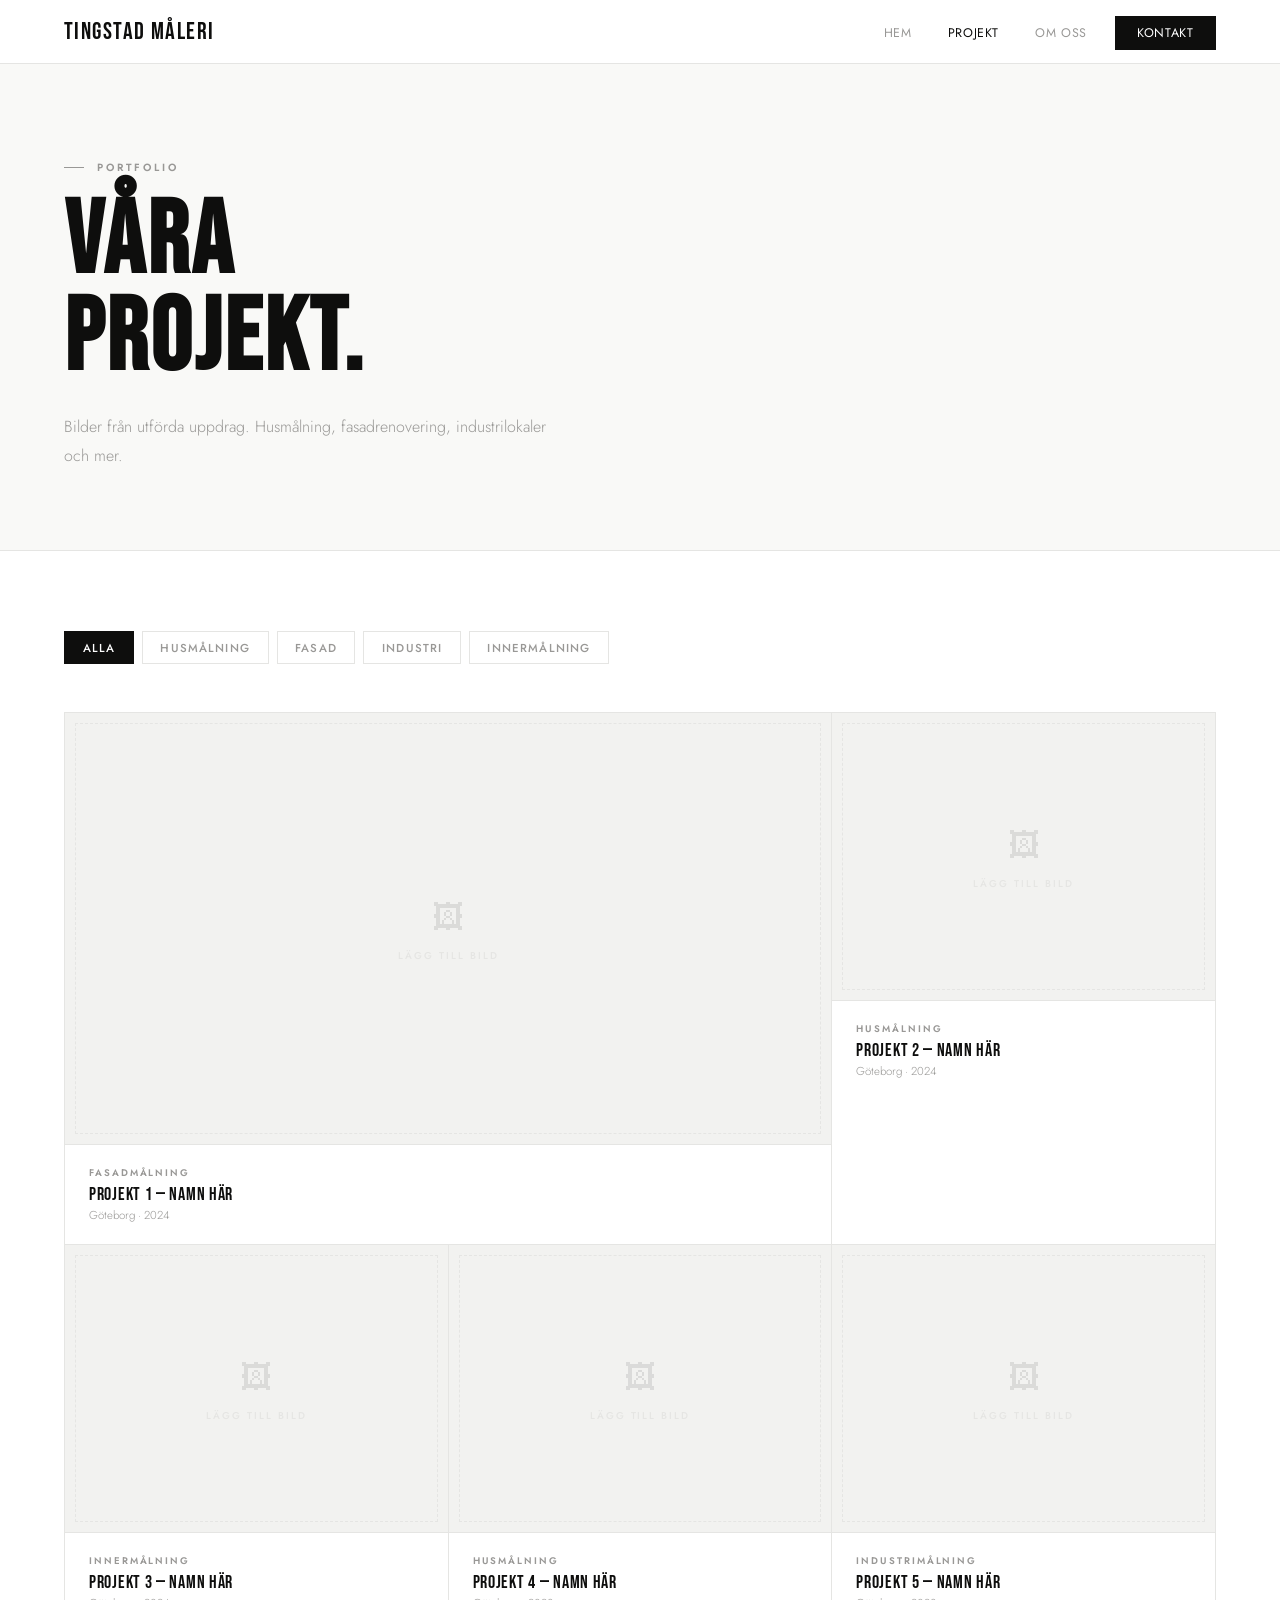
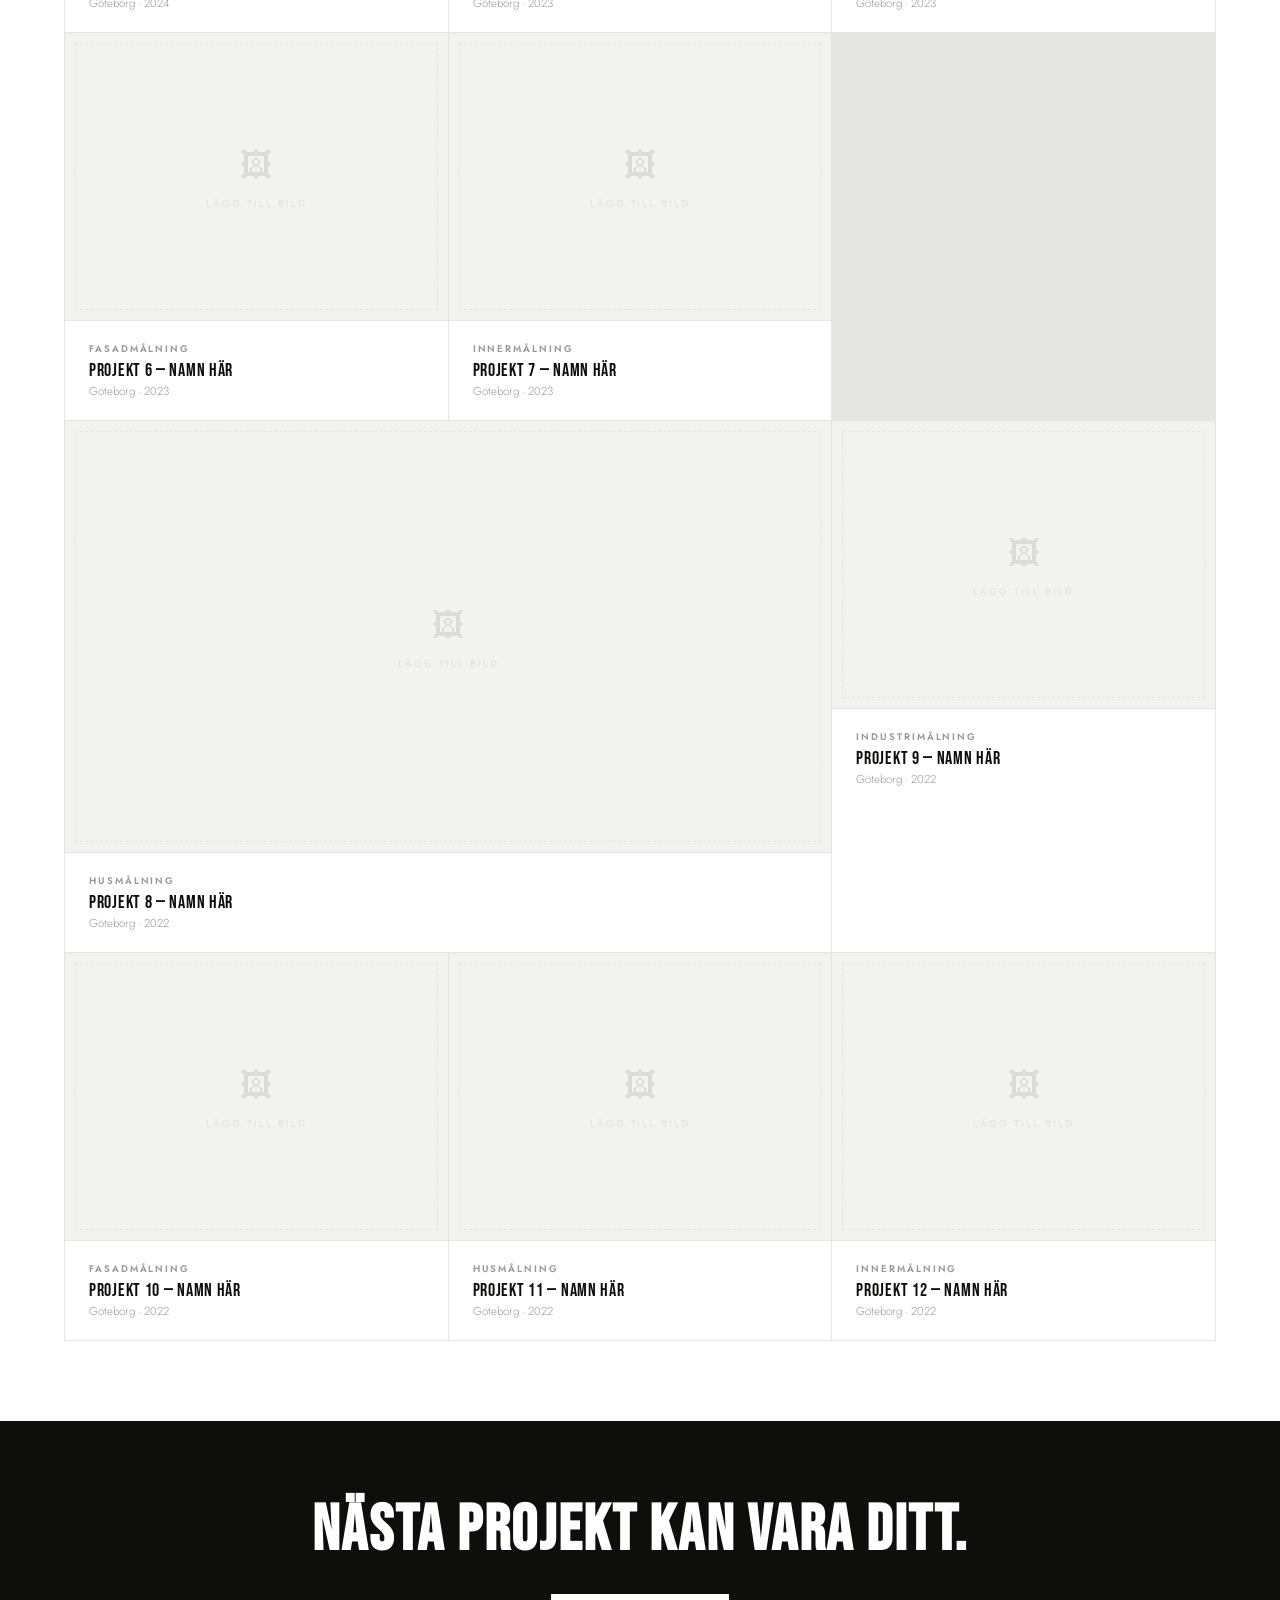
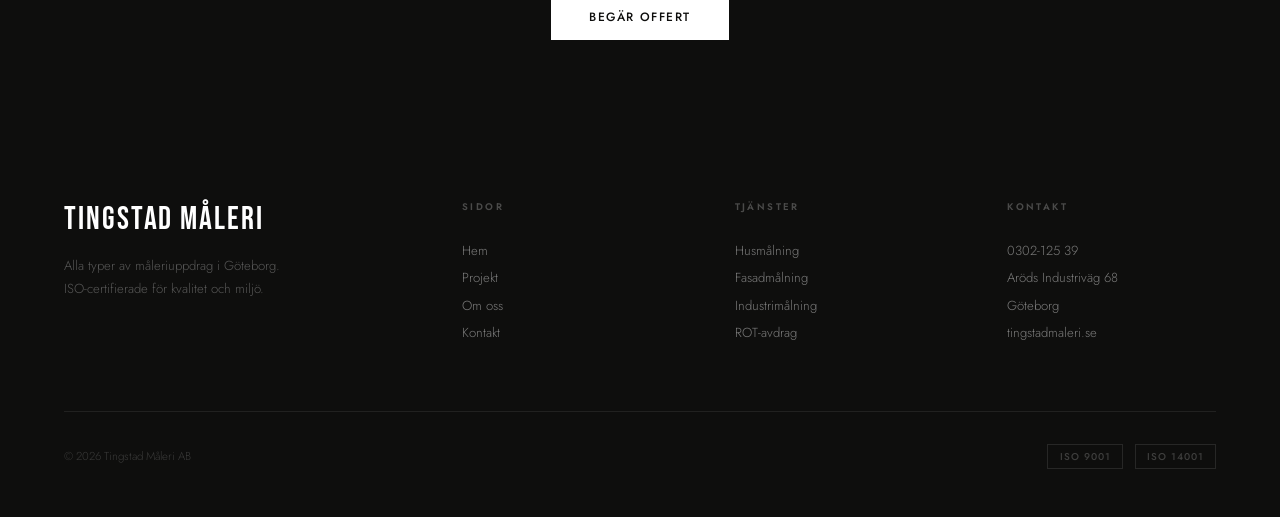
<file: tingstad2/projekt.html>
<!DOCTYPE html>
<html lang="sv">
<head>
<meta charset="UTF-8">
<meta name="viewport" content="width=device-width, initial-scale=1.0">
<title>Projekt – Tingstad Måleri AB</title>
<link rel="stylesheet" href="style.css">
<style>
.filter-row {
  display: flex;
  gap: 0.5rem;
  flex-wrap: wrap;
  margin-bottom: 3rem;
}

.f-btn {
  background: transparent;
  border: 1px solid var(--border);
  color: var(--muted);
  font-family: 'Jost', sans-serif;
  font-size: 0.72rem;
  font-weight: 500;
  letter-spacing: 0.1em;
  text-transform: uppercase;
  padding: 0.45rem 1.1rem;
  cursor: pointer;
  transition: all 0.2s;
}

.f-btn:hover, .f-btn.on {
  background: var(--black);
  border-color: var(--black);
  color: var(--white);
}

.proj-grid {
  grid-template-columns: repeat(3, 1fr);
}

.proj-card { background: var(--white); }

.proj-img {
  aspect-ratio: 4/3;
  background: var(--light);
  position: relative;
  overflow: hidden;
  display: flex;
  align-items: center;
  justify-content: center;
}

.proj-img img {
  width: 100%; height: 100%;
  object-fit: cover;
  display: block;
  transition: transform 0.5s;
}

.proj-card:hover .proj-img img { transform: scale(1.04); }

/* Empty slot */
.proj-empty {
  display: flex;
  flex-direction: column;
  align-items: center;
  gap: 0.5rem;
  color: var(--muted);
  pointer-events: none;
}

.proj-empty-ico { font-size: 2rem; opacity: 0.25; }

.proj-empty-lbl {
  font-size: 0.62rem;
  font-weight: 500;
  letter-spacing: 0.2em;
  text-transform: uppercase;
  color: var(--border);
}

/* Dashed border inside empty */
.proj-img::after {
  content: '';
  position: absolute;
  inset: 10px;
  border: 1px dashed var(--border);
  pointer-events: none;
}

.proj-card:not([data-img]) .proj-img::after { display: block; }

.proj-meta {
  padding: 1.3rem 1.5rem;
  border-top: 1px solid var(--border);
  background: var(--white);
  transition: background 0.2s;
}

.proj-card:hover .proj-meta { background: var(--snow); }

.proj-cat {
  font-size: 0.6rem;
  font-weight: 600;
  letter-spacing: 0.2em;
  text-transform: uppercase;
  color: var(--muted);
  margin-bottom: 0.25rem;
}

.proj-title {
  font-family: 'Bebas Neue', sans-serif;
  font-size: 1.1rem;
  letter-spacing: 0.04em;
  color: var(--black);
}

.proj-year {
  font-size: 0.72rem;
  color: var(--muted);
  margin-top: 0.15rem;
}

/* Wide card */
.proj-card.wide { grid-column: span 2; }
.proj-card.wide .proj-img { aspect-ratio: 16/9; }

@media (max-width:960px) {
  .proj-grid { grid-template-columns:1fr 1fr; }
  .proj-card.wide { grid-column:span 2; }
}

@media (max-width:600px) {
  .proj-grid { grid-template-columns:1fr; }
  .proj-card.wide { grid-column:span 1; }
}
</style>
</head>
<body>

<nav>
  <a class="nav-logo" href="index.html">Tingstad Måleri</a>
  <ul class="nav-menu">
    <li><a href="index.html">Hem</a></li>
    <li><a href="projekt.html" class="active">Projekt</a></li>
    <li><a href="om-oss.html">Om oss</a></li>
    <li><a href="kontakt.html" class="nav-btn">Kontakt</a></li>
  </ul>
</nav>

<div class="page-hero">
  <div class="page-hero-inner">
    <div class="label au d1">Portfolio</div>
    <h1 class="h-display au d2">Våra<br>projekt.</h1>
    <p class="au d3">Bilder från utförda uppdrag. Husmålning, fasadrenovering, industrilokaler och mer.</p>
  </div>
</div>

<div style="padding:5rem 4rem;max-width:1280px;margin:0 auto;">

  <div class="filter-row">
    <button class="f-btn on" onclick="filterProj(this,'alla')">Alla</button>
    <button class="f-btn" onclick="filterProj(this,'hus')">Husmålning</button>
    <button class="f-btn" onclick="filterProj(this,'fasad')">Fasad</button>
    <button class="f-btn" onclick="filterProj(this,'industri')">Industri</button>
    <button class="f-btn" onclick="filterProj(this,'inner')">Innermålning</button>
  </div>

  <div class="grid-1px proj-grid" id="projGrid">

    <div class="proj-card wide" data-type="fasad">
      <div class="proj-img">
        <!-- Ersätt med: <img src="bild.jpg" alt="Projektnamn"> -->
        <div class="proj-empty"><span class="proj-empty-ico">🖼</span><span class="proj-empty-lbl">Lägg till bild</span></div>
      </div>
      <div class="proj-meta">
        <div class="proj-cat">Fasadmålning</div>
        <div class="proj-title">Projekt 1 — Namn här</div>
        <div class="proj-year">Göteborg · 2024</div>
      </div>
    </div>

    <div class="proj-card" data-type="hus">
      <div class="proj-img">
        <div class="proj-empty"><span class="proj-empty-ico">🖼</span><span class="proj-empty-lbl">Lägg till bild</span></div>
      </div>
      <div class="proj-meta">
        <div class="proj-cat">Husmålning</div>
        <div class="proj-title">Projekt 2 — Namn här</div>
        <div class="proj-year">Göteborg · 2024</div>
      </div>
    </div>

    <div class="proj-card" data-type="inner">
      <div class="proj-img">
        <div class="proj-empty"><span class="proj-empty-ico">🖼</span><span class="proj-empty-lbl">Lägg till bild</span></div>
      </div>
      <div class="proj-meta">
        <div class="proj-cat">Innermålning</div>
        <div class="proj-title">Projekt 3 — Namn här</div>
        <div class="proj-year">Göteborg · 2024</div>
      </div>
    </div>

    <div class="proj-card" data-type="hus">
      <div class="proj-img">
        <div class="proj-empty"><span class="proj-empty-ico">🖼</span><span class="proj-empty-lbl">Lägg till bild</span></div>
      </div>
      <div class="proj-meta">
        <div class="proj-cat">Husmålning</div>
        <div class="proj-title">Projekt 4 — Namn här</div>
        <div class="proj-year">Göteborg · 2023</div>
      </div>
    </div>

    <div class="proj-card" data-type="industri">
      <div class="proj-img">
        <div class="proj-empty"><span class="proj-empty-ico">🖼</span><span class="proj-empty-lbl">Lägg till bild</span></div>
      </div>
      <div class="proj-meta">
        <div class="proj-cat">Industrimålning</div>
        <div class="proj-title">Projekt 5 — Namn här</div>
        <div class="proj-year">Göteborg · 2023</div>
      </div>
    </div>

    <div class="proj-card" data-type="fasad">
      <div class="proj-img">
        <div class="proj-empty"><span class="proj-empty-ico">🖼</span><span class="proj-empty-lbl">Lägg till bild</span></div>
      </div>
      <div class="proj-meta">
        <div class="proj-cat">Fasadmålning</div>
        <div class="proj-title">Projekt 6 — Namn här</div>
        <div class="proj-year">Göteborg · 2023</div>
      </div>
    </div>

    <div class="proj-card" data-type="inner">
      <div class="proj-img">
        <div class="proj-empty"><span class="proj-empty-ico">🖼</span><span class="proj-empty-lbl">Lägg till bild</span></div>
      </div>
      <div class="proj-meta">
        <div class="proj-cat">Innermålning</div>
        <div class="proj-title">Projekt 7 — Namn här</div>
        <div class="proj-year">Göteborg · 2023</div>
      </div>
    </div>

    <div class="proj-card wide" data-type="hus">
      <div class="proj-img">
        <div class="proj-empty"><span class="proj-empty-ico">🖼</span><span class="proj-empty-lbl">Lägg till bild</span></div>
      </div>
      <div class="proj-meta">
        <div class="proj-cat">Husmålning</div>
        <div class="proj-title">Projekt 8 — Namn här</div>
        <div class="proj-year">Göteborg · 2022</div>
      </div>
    </div>

    <div class="proj-card" data-type="industri">
      <div class="proj-img">
        <div class="proj-empty"><span class="proj-empty-ico">🖼</span><span class="proj-empty-lbl">Lägg till bild</span></div>
      </div>
      <div class="proj-meta">
        <div class="proj-cat">Industrimålning</div>
        <div class="proj-title">Projekt 9 — Namn här</div>
        <div class="proj-year">Göteborg · 2022</div>
      </div>
    </div>

    <div class="proj-card" data-type="fasad">
      <div class="proj-img">
        <div class="proj-empty"><span class="proj-empty-ico">🖼</span><span class="proj-empty-lbl">Lägg till bild</span></div>
      </div>
      <div class="proj-meta">
        <div class="proj-cat">Fasadmålning</div>
        <div class="proj-title">Projekt 10 — Namn här</div>
        <div class="proj-year">Göteborg · 2022</div>
      </div>
    </div>

    <div class="proj-card" data-type="hus">
      <div class="proj-img">
        <div class="proj-empty"><span class="proj-empty-ico">🖼</span><span class="proj-empty-lbl">Lägg till bild</span></div>
      </div>
      <div class="proj-meta">
        <div class="proj-cat">Husmålning</div>
        <div class="proj-title">Projekt 11 — Namn här</div>
        <div class="proj-year">Göteborg · 2022</div>
      </div>
    </div>

    <div class="proj-card" data-type="inner">
      <div class="proj-img">
        <div class="proj-empty"><span class="proj-empty-ico">🖼</span><span class="proj-empty-lbl">Lägg till bild</span></div>
      </div>
      <div class="proj-meta">
        <div class="proj-cat">Innermålning</div>
        <div class="proj-title">Projekt 12 — Namn här</div>
        <div class="proj-year">Göteborg · 2022</div>
      </div>
    </div>

  </div>
</div>

<div style="background:var(--black);padding:5rem 4rem;text-align:center;">
  <h2 class="h-display" style="font-size:clamp(2.5rem,5vw,5rem);color:var(--white);margin-bottom:2rem;">Nästa projekt kan vara ditt.</h2>
  <a href="kontakt.html" class="btn-white">Begär offert</a>
</div>

<footer>
  <div class="footer-top">
    <div>
      <span class="footer-logo">Tingstad Måleri</span>
      <p class="footer-tagline">Alla typer av måleriuppdrag i Göteborg. ISO-certifierade för kvalitet och miljö.</p>
    </div>
    <div class="footer-col">
      <h5>Sidor</h5>
      <a href="index.html">Hem</a>
      <a href="projekt.html">Projekt</a>
      <a href="om-oss.html">Om oss</a>
      <a href="kontakt.html">Kontakt</a>
    </div>
    <div class="footer-col">
      <h5>Tjänster</h5>
      <span>Husmålning</span><span>Fasadmålning</span><span>Industrimålning</span><span>ROT-avdrag</span>
    </div>
    <div class="footer-col">
      <h5>Kontakt</h5>
      <a href="tel:030212539">0302-125 39</a>
      <span>Aröds Industriväg 68</span><span>Göteborg</span>
      <a href="https://tingstadmaleri.se" target="_blank">tingstadmaleri.se</a>
    </div>
  </div>
  <div class="footer-bottom">
    <span class="footer-copy">© 2026 Tingstad Måleri AB</span>
    <div class="footer-iso"><span>ISO 9001</span><span>ISO 14001</span></div>
  </div>
</footer>

<script>
function filterProj(btn, type) {
  document.querySelectorAll('.f-btn').forEach(b => b.classList.remove('on'));
  btn.classList.add('on');
  document.querySelectorAll('.proj-card').forEach(card => {
    if (type === 'alla' || card.dataset.type === type) {
      card.style.display = '';
    } else {
      card.style.display = 'none';
    }
  });
}
</script>
</body>
</html>
</file>
<file: tingstad2/style.css>
@import url('https://fonts.googleapis.com/css2?family=Bebas+Neue&family=Jost:wght@300;400;500;600&display=swap');

:root {
  --white:   #ffffff;
  --snow:    #f9f9f7;
  --light:   #f2f2f0;
  --border:  #e5e5e3;
  --muted:   #999896;
  --dark:    #282826;
  --black:   #0e0e0d;
}

*, *::before, *::after { margin:0; padding:0; box-sizing:border-box; }
html { scroll-behavior:smooth; }

body {
  font-family: 'Jost', sans-serif;
  font-weight: 300;
  color: var(--black);
  background: var(--white);
  overflow-x: hidden;
  -webkit-font-smoothing: antialiased;
}

/* ───────── NAV ───────── */
nav {
  position: fixed;
  top: 0; left: 0; right: 0;
  z-index: 200;
  height: 64px;
  display: flex;
  align-items: center;
  justify-content: space-between;
  padding: 0 4rem;
  background: var(--white);
  border-bottom: 1px solid var(--border);
}

.nav-logo {
  font-family: 'Bebas Neue', sans-serif;
  font-size: 1.5rem;
  letter-spacing: 0.06em;
  color: var(--black);
  text-decoration: none;
}

.nav-menu {
  display: flex;
  align-items: center;
  gap: 0.25rem;
  list-style: none;
}

.nav-menu a {
  font-size: 0.78rem;
  font-weight: 400;
  letter-spacing: 0.05em;
  text-transform: uppercase;
  color: var(--muted);
  text-decoration: none;
  padding: 0.45rem 1rem;
  transition: color 0.2s;
}

.nav-menu a:hover,
.nav-menu a.active { color: var(--black); }

.nav-menu .nav-btn {
  background: var(--black);
  color: var(--white) !important;
  padding: 0.5rem 1.4rem;
  margin-left: 0.5rem;
  transition: background 0.2s !important;
}

.nav-menu .nav-btn:hover { background: var(--dark) !important; }

/* ───────── BUTTONS ───────── */
.btn-dark {
  display: inline-block;
  background: var(--black);
  color: var(--white);
  font-family: 'Jost', sans-serif;
  font-size: 0.75rem;
  font-weight: 500;
  letter-spacing: 0.12em;
  text-transform: uppercase;
  text-decoration: none;
  padding: 0.9rem 2.4rem;
  border: none;
  cursor: pointer;
  transition: background 0.2s, transform 0.2s;
}

.btn-dark:hover { background: var(--dark); transform: translateY(-1px); }

.btn-ghost {
  display: inline-block;
  background: transparent;
  color: var(--black);
  font-family: 'Jost', sans-serif;
  font-size: 0.75rem;
  font-weight: 500;
  letter-spacing: 0.12em;
  text-transform: uppercase;
  text-decoration: none;
  padding: 0.9rem 2.4rem;
  border: 1px solid var(--black);
  cursor: pointer;
  transition: background 0.2s, color 0.2s;
}

.btn-ghost:hover { background: var(--black); color: var(--white); }

.btn-white {
  display: inline-block;
  background: var(--white);
  color: var(--black);
  font-family: 'Jost', sans-serif;
  font-size: 0.75rem;
  font-weight: 500;
  letter-spacing: 0.12em;
  text-transform: uppercase;
  text-decoration: none;
  padding: 0.9rem 2.4rem;
  border: none;
  cursor: pointer;
  transition: opacity 0.2s;
}

.btn-white:hover { opacity: 0.85; }

/* ───────── SECTION LABEL ───────── */
.label {
  font-size: 0.65rem;
  font-weight: 600;
  letter-spacing: 0.28em;
  text-transform: uppercase;
  color: var(--muted);
  margin-bottom: 1.2rem;
  display: flex;
  align-items: center;
  gap: 0.8rem;
}

.label::before {
  content: '';
  display: block;
  width: 20px;
  height: 1px;
  background: var(--muted);
}

/* ───────── HEADINGS ───────── */
.h-display {
  font-family: 'Bebas Neue', sans-serif;
  letter-spacing: 0.03em;
  line-height: 0.95;
  color: var(--black);
}

/* ───────── GRID DIVIDERS ───────── */
.grid-1px {
  display: grid;
  gap: 1px;
  background: var(--border);
  border: 1px solid var(--border);
}

/* ───────── FOOTER ───────── */
footer {
  background: var(--black);
  padding: 5rem 4rem 3rem;
}

.footer-top {
  display: grid;
  grid-template-columns: 1.6fr 1fr 1fr 1fr;
  gap: 4rem;
  padding-bottom: 4rem;
  border-bottom: 1px solid rgba(255,255,255,0.08);
}

.footer-logo {
  font-family: 'Bebas Neue', sans-serif;
  font-size: 2rem;
  letter-spacing: 0.06em;
  color: var(--white);
  display: block;
  margin-bottom: 1rem;
}

.footer-tagline {
  font-size: 0.82rem;
  color: rgba(255,255,255,0.3);
  line-height: 1.75;
  max-width: 240px;
}

.footer-col h5 {
  font-size: 0.6rem;
  font-weight: 600;
  letter-spacing: 0.25em;
  text-transform: uppercase;
  color: rgba(255,255,255,0.25);
  margin-bottom: 1.4rem;
}

.footer-col a,
.footer-col span {
  display: block;
  font-size: 0.82rem;
  color: rgba(255,255,255,0.45);
  text-decoration: none;
  line-height: 2.1;
  transition: color 0.2s;
}

.footer-col a:hover { color: var(--white); }

.footer-bottom {
  display: flex;
  justify-content: space-between;
  align-items: center;
  padding-top: 2rem;
}

.footer-copy {
  font-size: 0.72rem;
  color: rgba(255,255,255,0.18);
}

.footer-iso {
  display: flex;
  gap: 0.75rem;
}

.footer-iso span {
  font-size: 0.62rem;
  font-weight: 500;
  letter-spacing: 0.1em;
  text-transform: uppercase;
  color: rgba(255,255,255,0.2);
  border: 1px solid rgba(255,255,255,0.1);
  padding: 0.25rem 0.7rem;
}

/* ───────── PAGE HERO ───────── */
.page-hero {
  padding-top: 64px;
  background: var(--snow);
  border-bottom: 1px solid var(--border);
}

.page-hero-inner {
  max-width: 1280px;
  margin: 0 auto;
  padding: 6rem 4rem 5rem;
}

.page-hero-inner h1 {
  font-size: clamp(4rem, 8vw, 8rem);
}

.page-hero-inner p {
  font-size: 1rem;
  color: var(--muted);
  max-width: 500px;
  line-height: 1.8;
  margin-top: 1.5rem;
}

/* ───────── ANIMATIONS ───────── */
@keyframes up {
  from { opacity:0; transform:translateY(18px); }
  to   { opacity:1; transform:translateY(0); }
}

.au  { opacity:0; animation: up 0.7s forwards; }
.d1  { animation-delay:0.05s; }
.d2  { animation-delay:0.15s; }
.d3  { animation-delay:0.25s; }
.d4  { animation-delay:0.38s; }
.d5  { animation-delay:0.5s; }

/* ───────── RESPONSIVE ───────── */
@media (max-width:960px) {
  nav { padding:0 1.5rem; }
  .nav-menu { display:none; }
  .page-hero-inner { padding:4rem 1.5rem 3rem; }
  footer { padding:3.5rem 1.5rem 2rem; }
  .footer-top { grid-template-columns:1fr 1fr; gap:2.5rem; }
  .footer-bottom { flex-direction:column; gap:1rem; text-align:center; }
}
</file>
